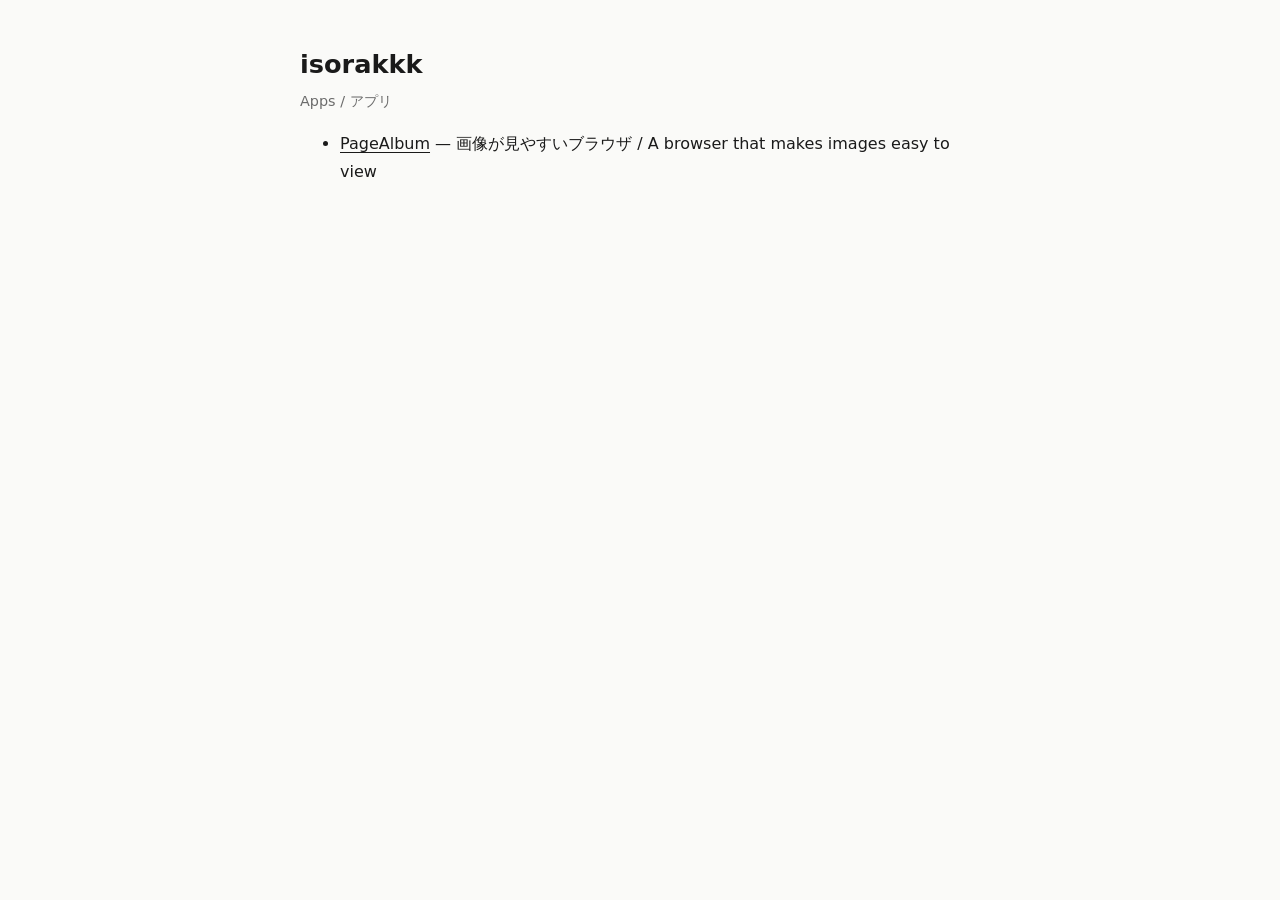
<file: index.html>
<!doctype html>
<html lang="ja">
<head>
  <meta charset="utf-8">
  <meta name="viewport" content="width=device-width, initial-scale=1">
  <title>isorakkk</title>
  <link rel="stylesheet" href="style.css">
</head>
<body>
<main>
  <h1>isorakkk</h1>
  <p class="meta">Apps / アプリ</p>
  <ul>
    <li><a href="pagealbum/">PageAlbum</a> — 画像が見やすいブラウザ / A browser that makes images easy to view</li>
  </ul>
</main>
</body>
</html>
</file>
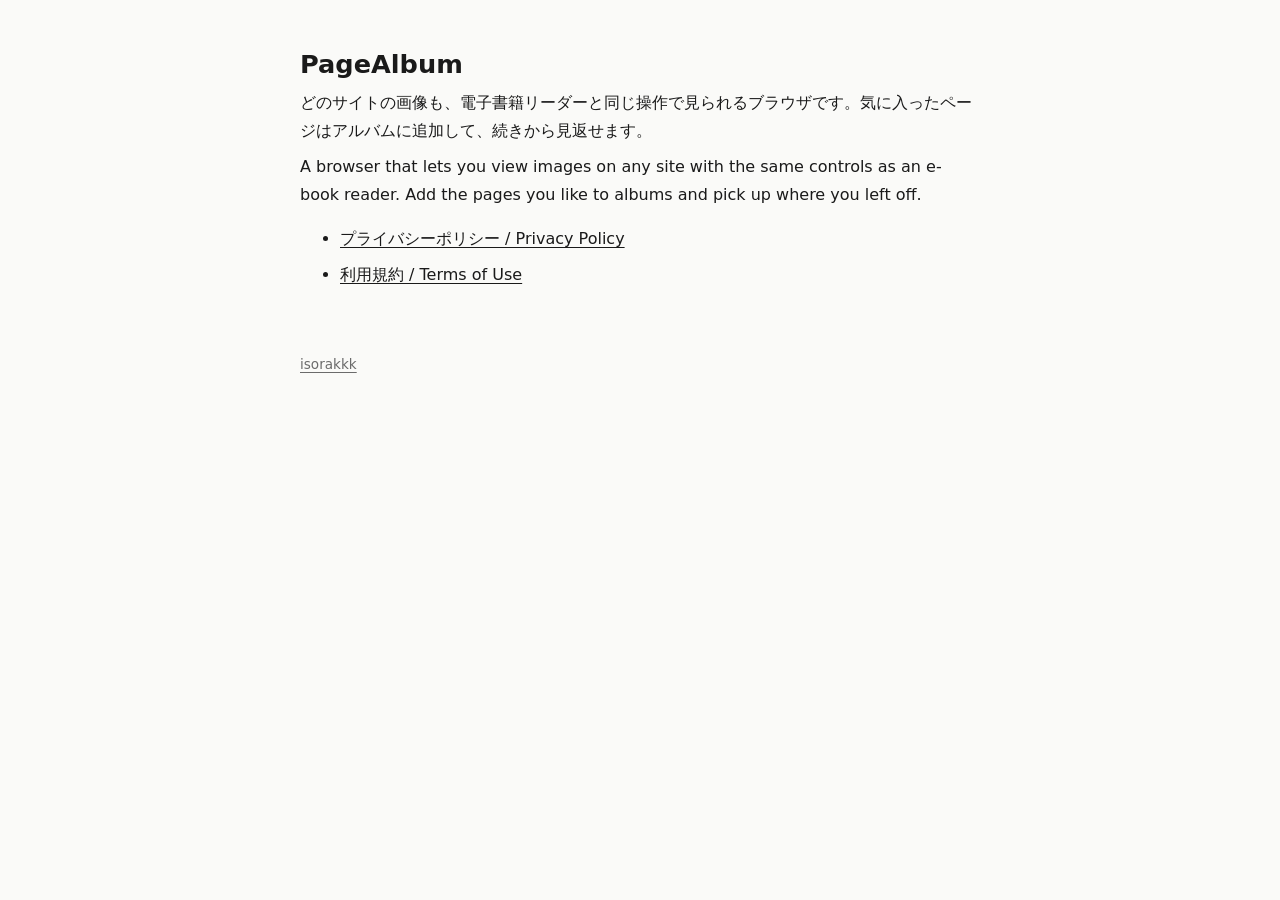
<file: pagealbum/index.html>
<!doctype html>
<html lang="ja">
<head>
  <meta charset="utf-8">
  <meta name="viewport" content="width=device-width, initial-scale=1">
  <title>PageAlbum</title>
  <link rel="stylesheet" href="../style.css">
</head>
<body>
<main>
  <h1>PageAlbum</h1>
  <p>どのサイトの画像も、電子書籍リーダーと同じ操作で見られるブラウザです。気に入ったページはアルバムに追加して、続きから見返せます。</p>
  <p lang="en">A browser that lets you view images on any site with the same controls as an e-book reader. Add the pages you like to albums and pick up where you left off.</p>
  <ul>
    <li><a href="privacy.html">プライバシーポリシー / Privacy Policy</a></li>
    <li><a href="terms.html">利用規約 / Terms of Use</a></li>
  </ul>
  <footer><a href="../">isorakkk</a></footer>
</main>
</body>
</html>
</file>
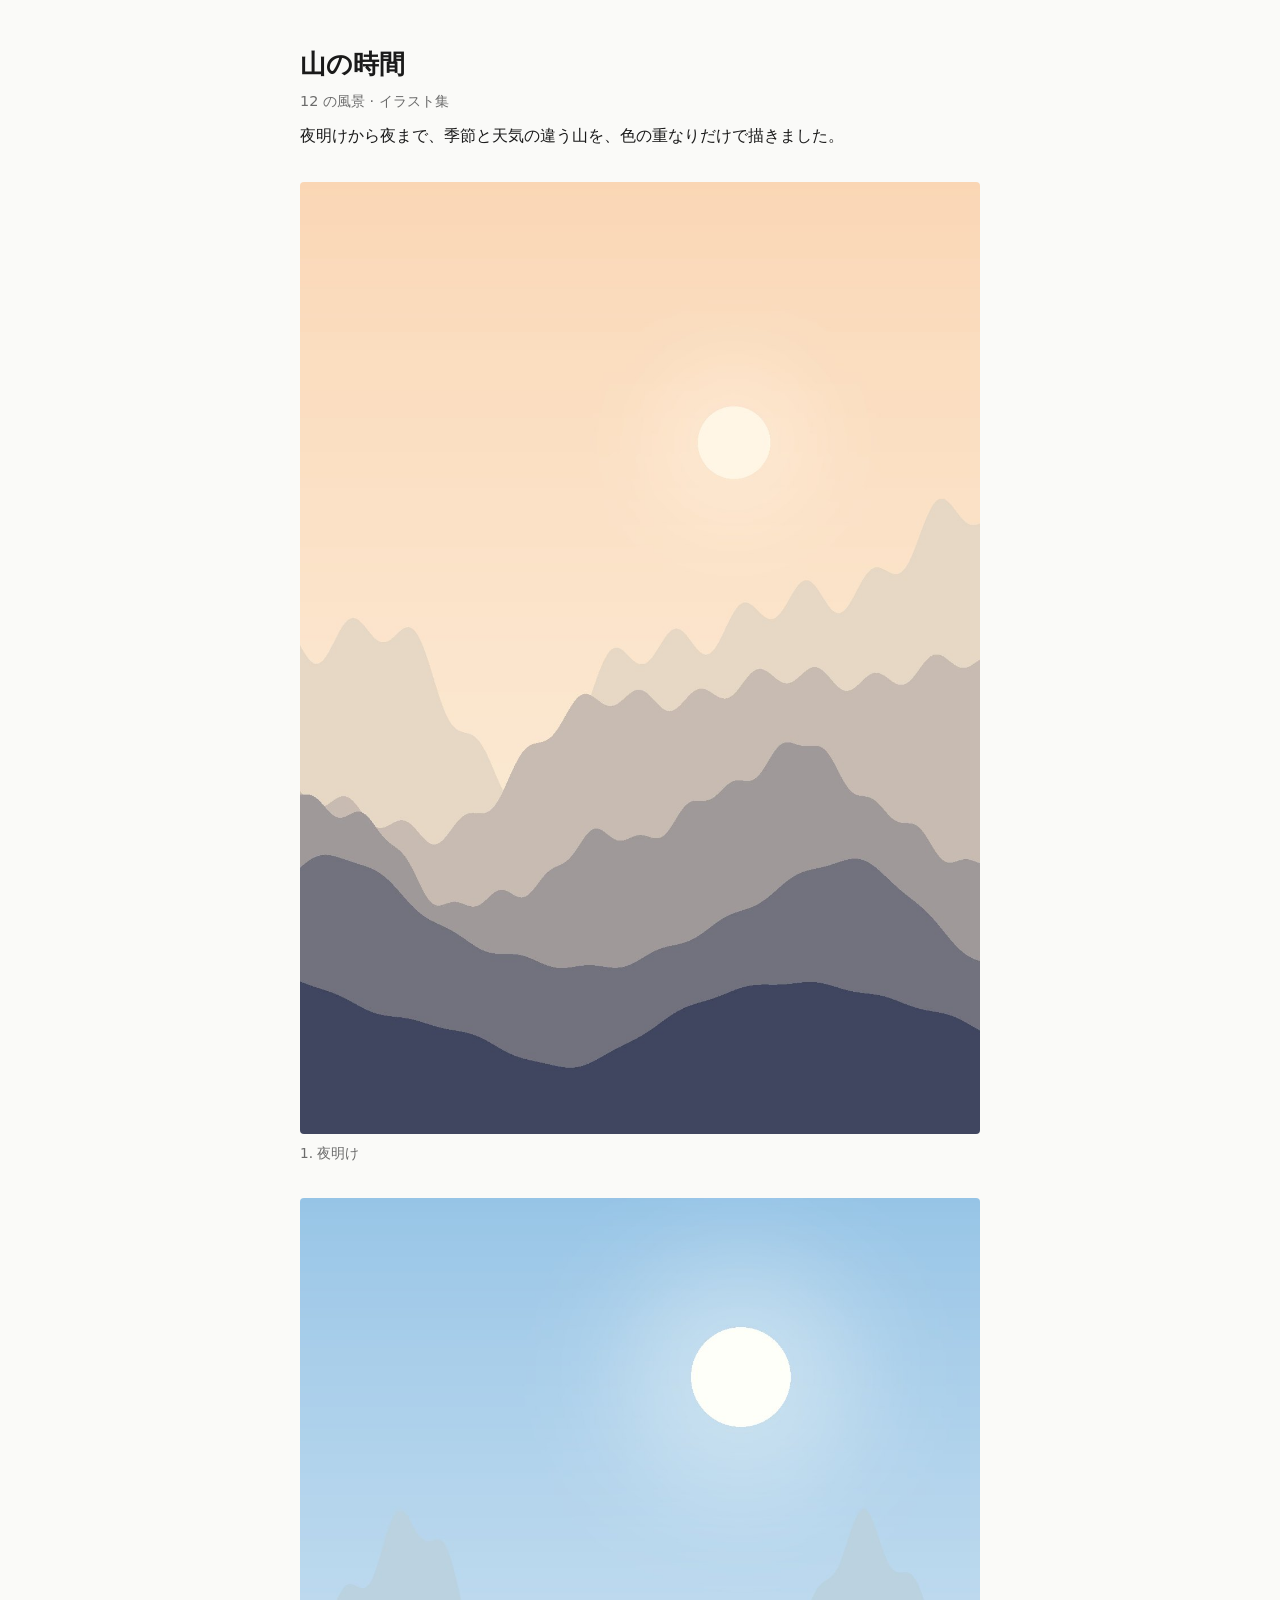
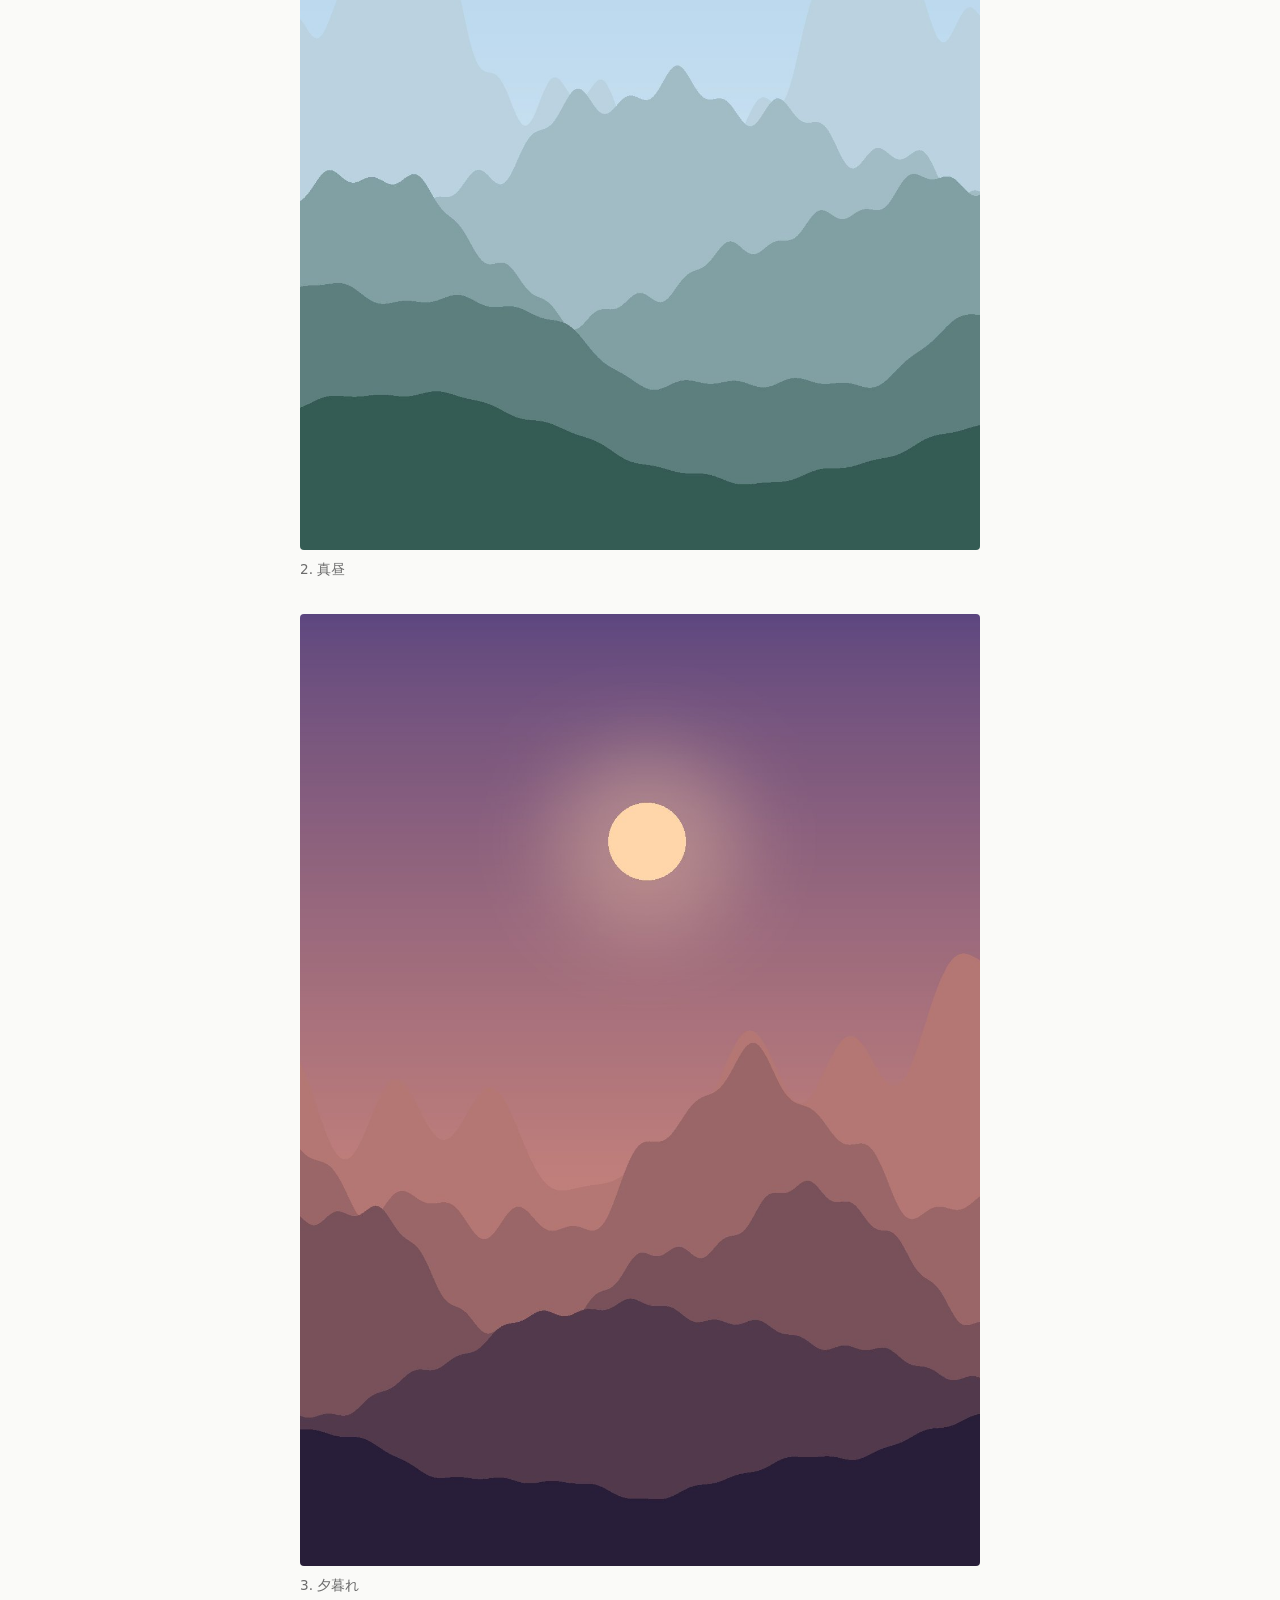
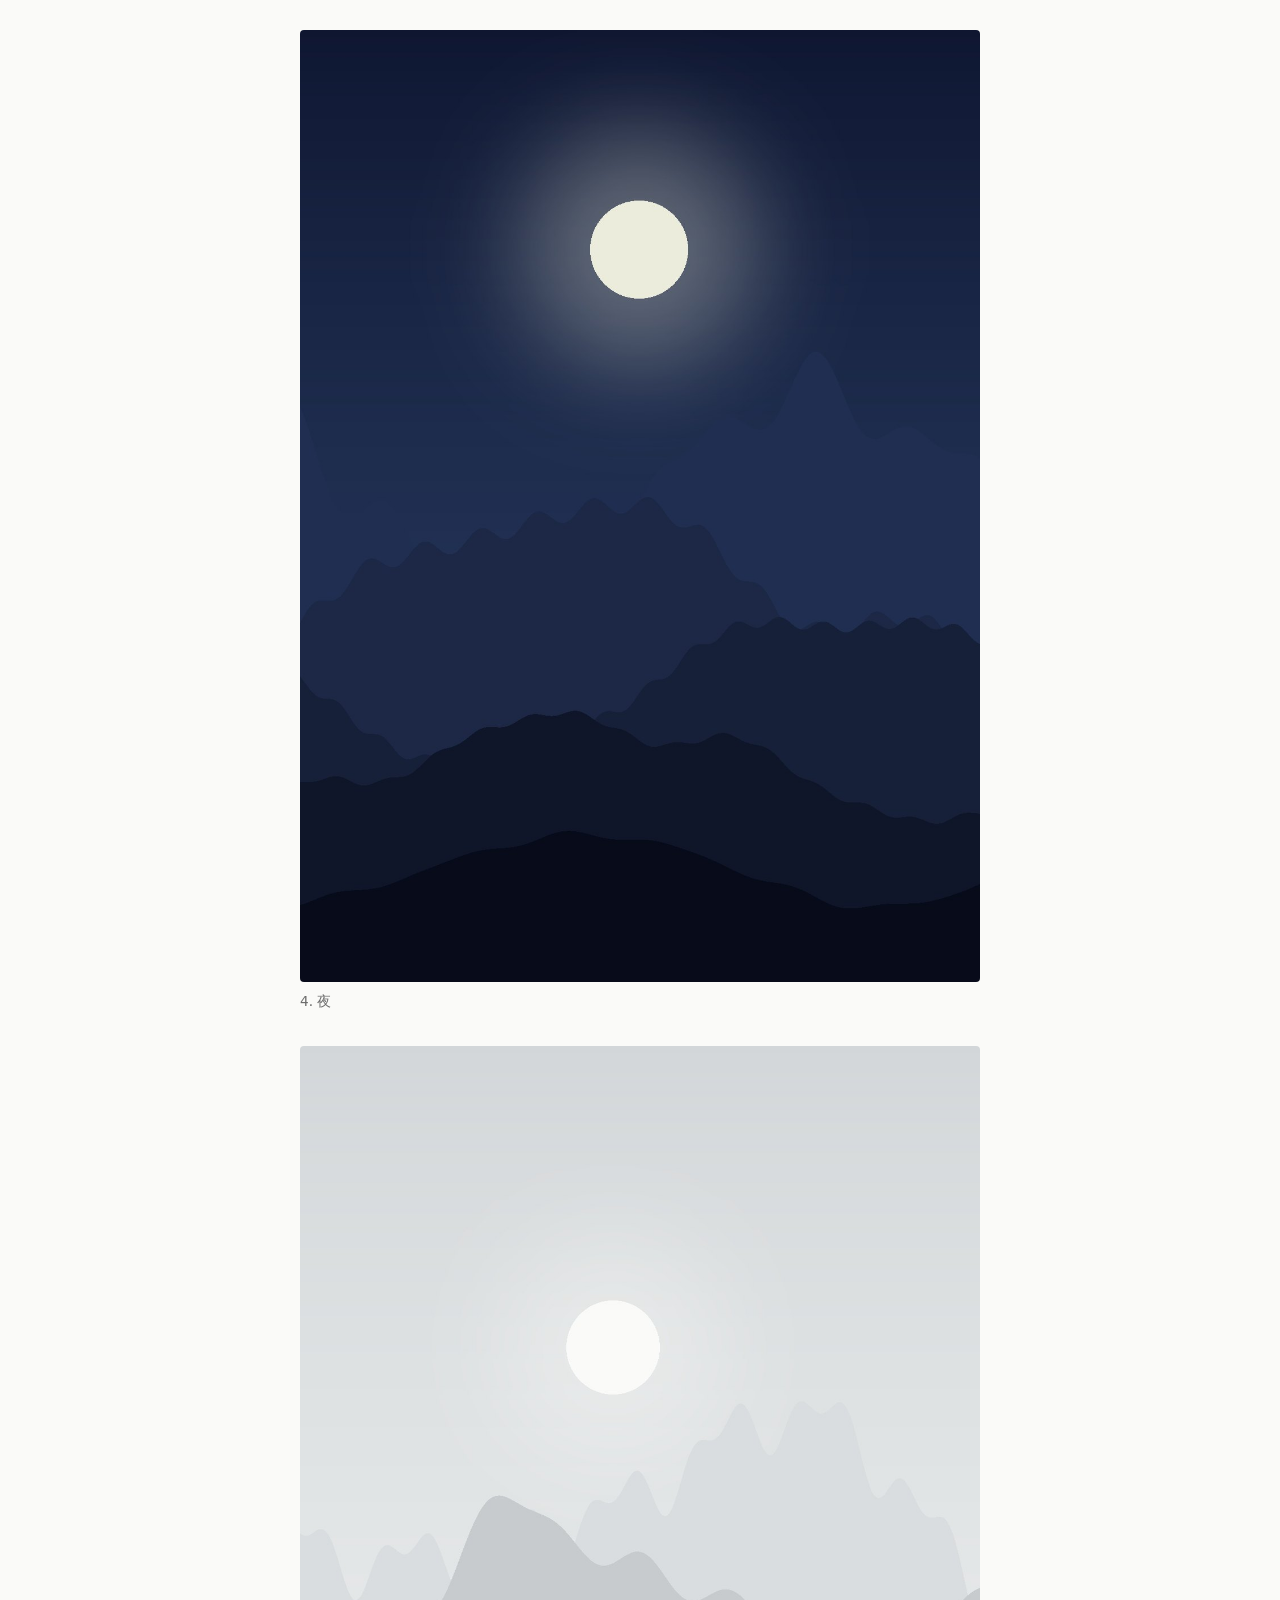
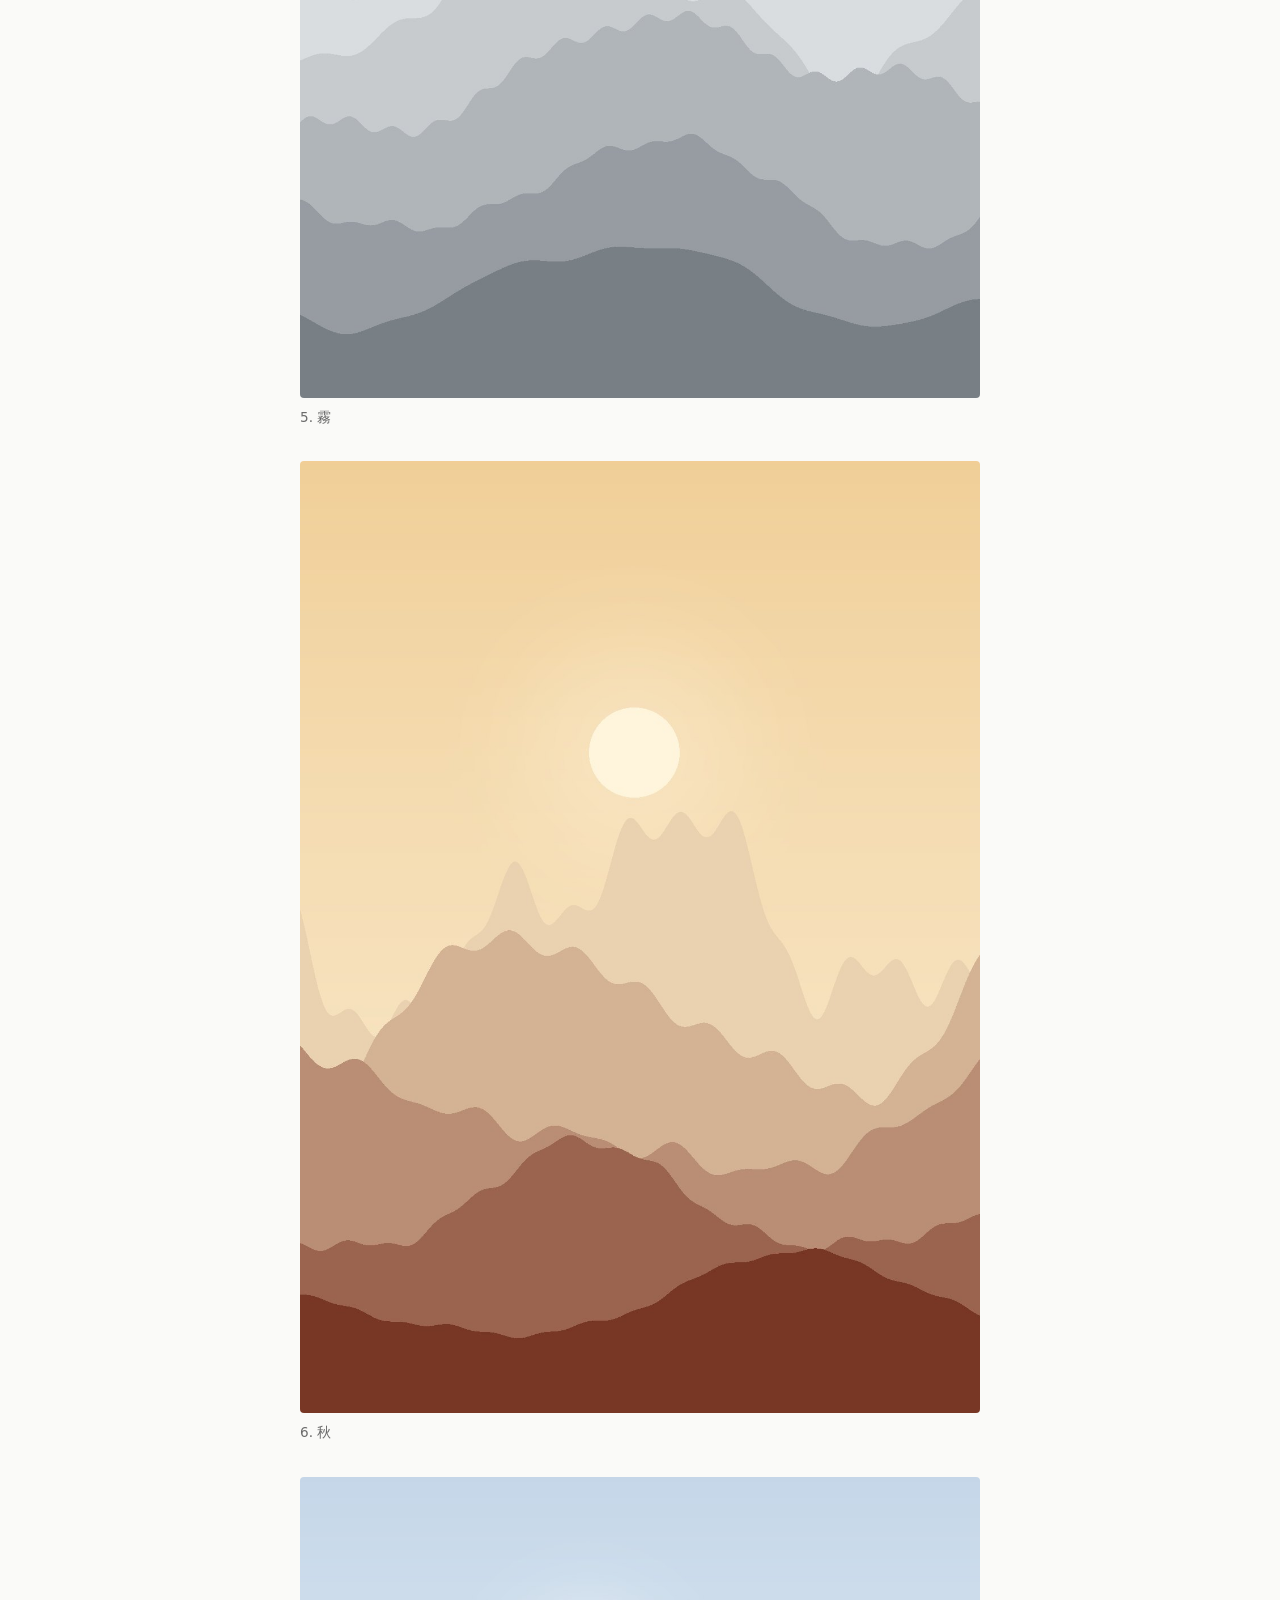
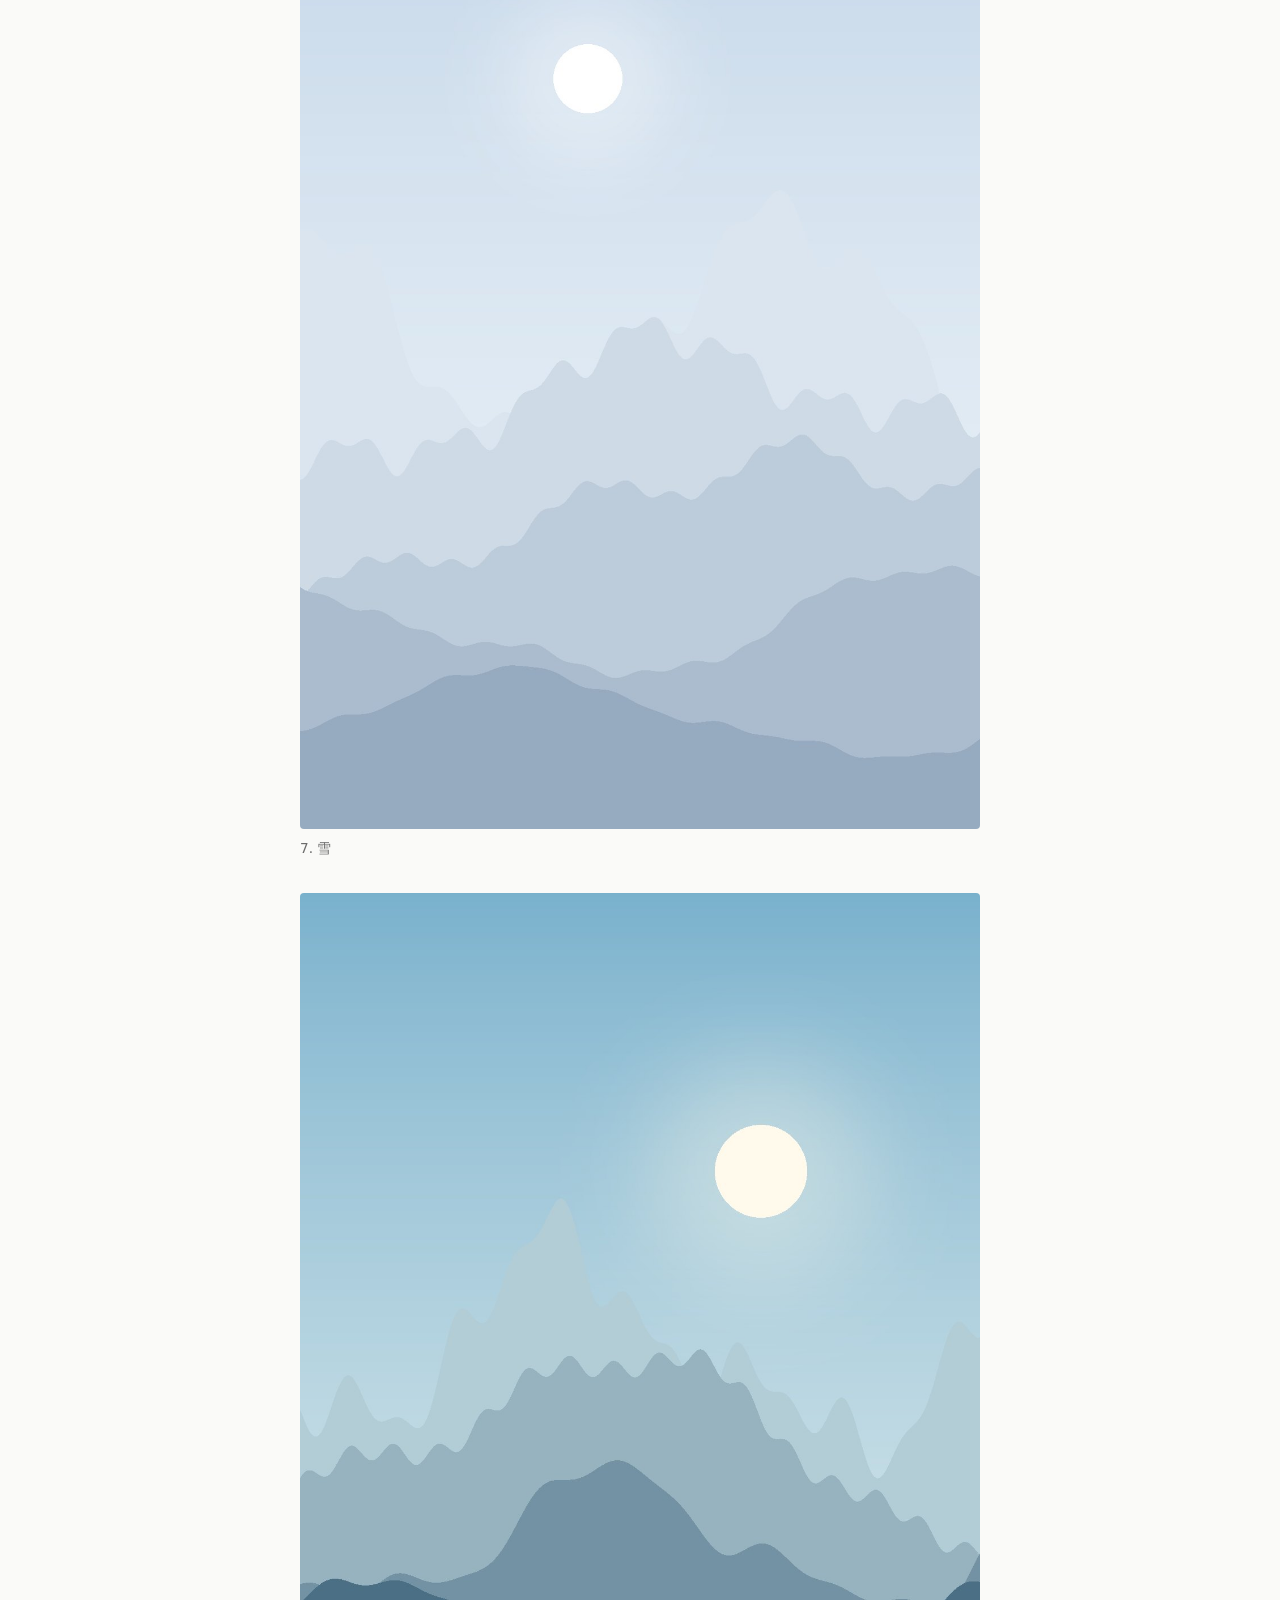
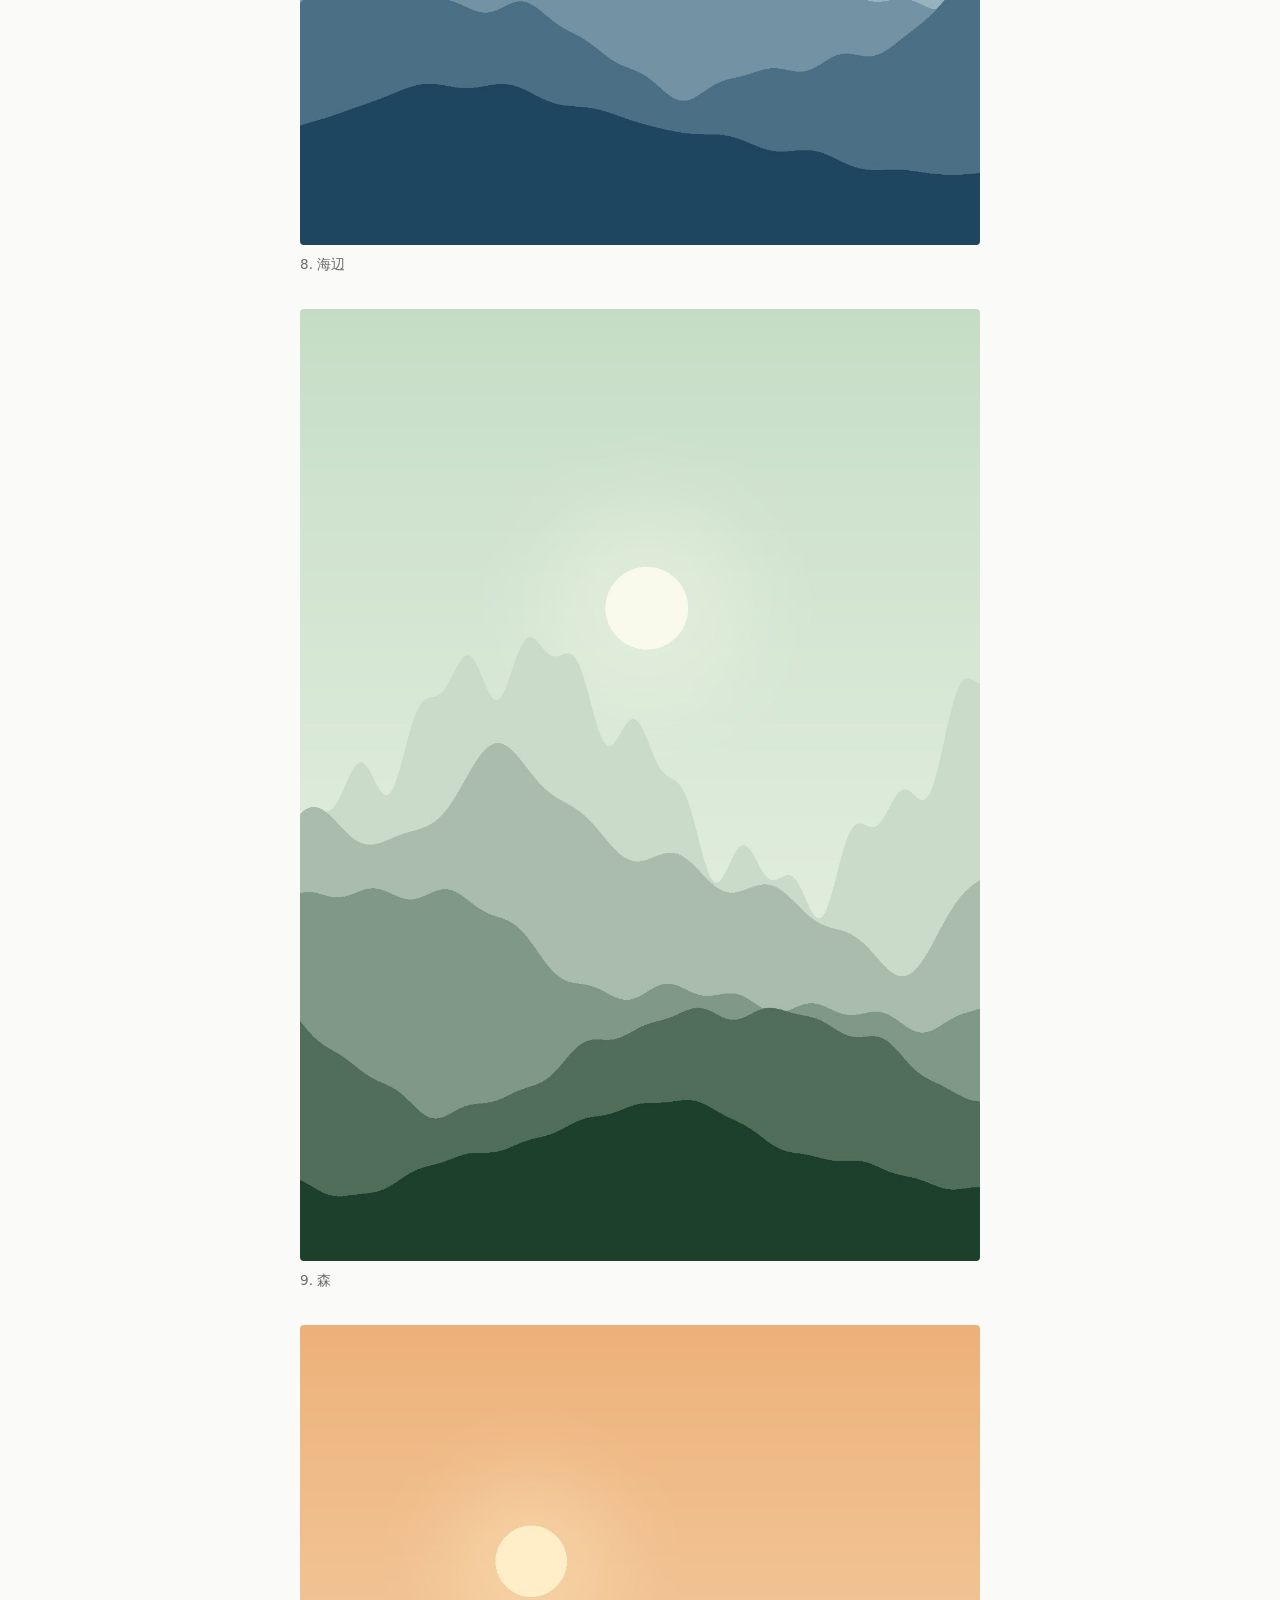
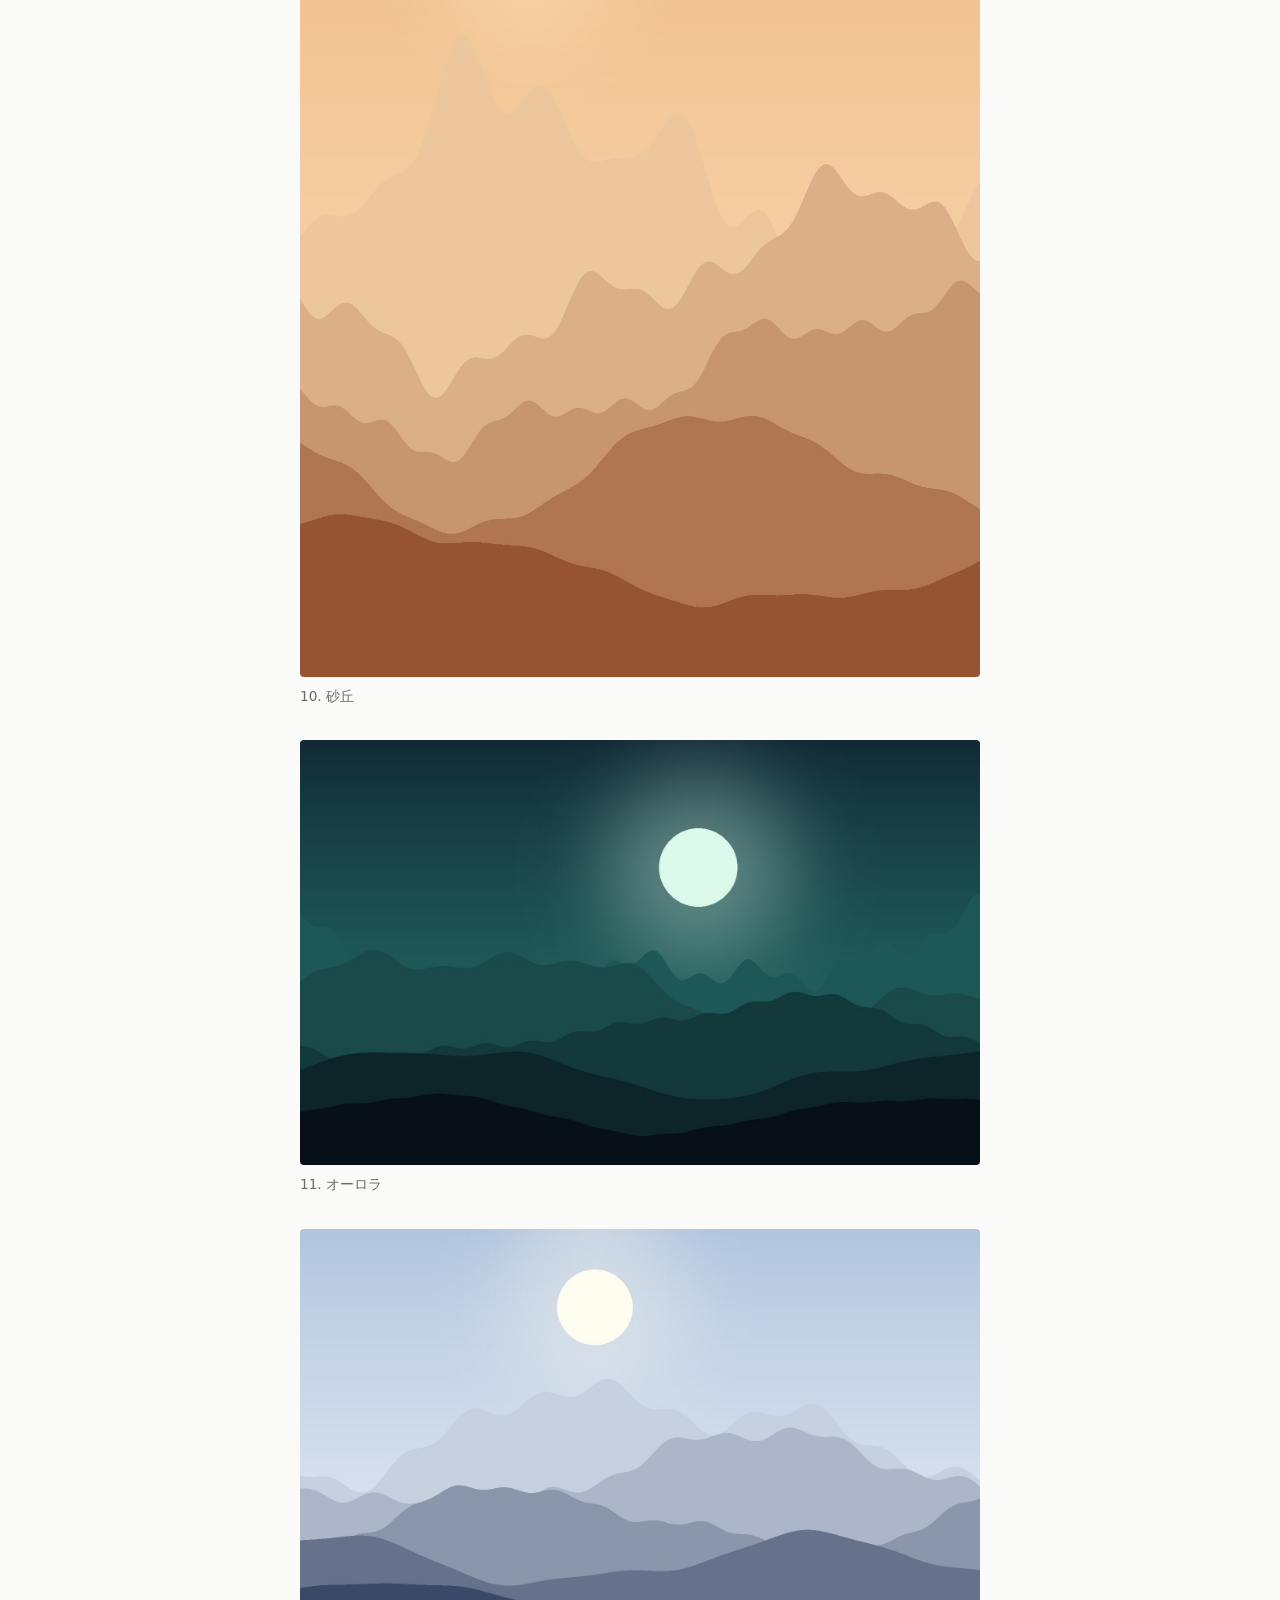
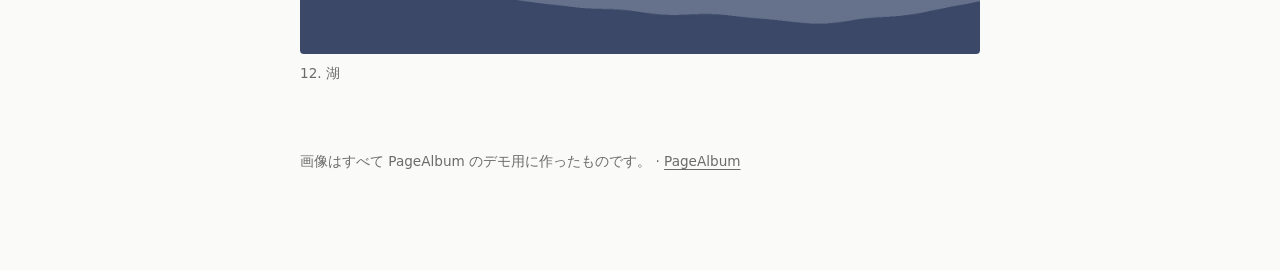
<file: pagealbum/demo/index.html>
<!doctype html>
<html lang="ja">
<head>
  <meta charset="utf-8">
  <meta name="viewport" content="width=device-width, initial-scale=1">
  <title>山の時間 — 12 の風景</title>
  <link rel="stylesheet" href="../../style.css">
  <style>
    figure { margin: 32px 0; }
    figure img { display: block; width: 100%; height: auto; border-radius: 4px; }
    figcaption { color: var(--muted); font-size: 0.85rem; margin-top: 8px; }
  </style>
</head>
<body>
<!-- PageAlbum のストア用スクリーンショットを撮るためのデモページ。画像はすべて gen.py が描いたもの（R8-3）。 -->
<main>
  <h1>山の時間</h1>
  <p class="meta">12 の風景 · イラスト集</p>
  <p>夜明けから夜まで、季節と天気の違う山を、色の重なりだけで描きました。</p>
  <figure>
    <img src="img/01-dawn.jpg" width="1200" height="1680" alt="夜明けの山の風景">
    <figcaption>1. 夜明け</figcaption>
  </figure>
  <figure>
    <img src="img/02-noon.jpg" width="1200" height="1680" alt="真昼の山の風景">
    <figcaption>2. 真昼</figcaption>
  </figure>
  <figure>
    <img src="img/03-dusk.jpg" width="1200" height="1680" alt="夕暮れの山の風景">
    <figcaption>3. 夕暮れ</figcaption>
  </figure>
  <figure>
    <img src="img/04-night.jpg" width="1200" height="1680" alt="夜の山の風景">
    <figcaption>4. 夜</figcaption>
  </figure>
  <figure>
    <img src="img/05-fog.jpg" width="1200" height="1680" alt="霧の山の風景">
    <figcaption>5. 霧</figcaption>
  </figure>
  <figure>
    <img src="img/06-autumn.jpg" width="1200" height="1680" alt="秋の山の風景">
    <figcaption>6. 秋</figcaption>
  </figure>
  <figure>
    <img src="img/07-snow.jpg" width="1200" height="1680" alt="雪の山の風景">
    <figcaption>7. 雪</figcaption>
  </figure>
  <figure>
    <img src="img/08-sea.jpg" width="1200" height="1680" alt="海辺の山の風景">
    <figcaption>8. 海辺</figcaption>
  </figure>
  <figure>
    <img src="img/09-forest.jpg" width="1200" height="1680" alt="森の山の風景">
    <figcaption>9. 森</figcaption>
  </figure>
  <figure>
    <img src="img/10-desert.jpg" width="1200" height="1680" alt="砂丘の山の風景">
    <figcaption>10. 砂丘</figcaption>
  </figure>
  <figure>
    <img src="img/11-aurora.jpg" width="1680" height="1050" alt="オーロラの山の風景">
    <figcaption>11. オーロラ</figcaption>
  </figure>
  <figure>
    <img src="img/12-lake.jpg" width="1680" height="1050" alt="湖の山の風景">
    <figcaption>12. 湖</figcaption>
  </figure>
  <footer>画像はすべて PageAlbum のデモ用に作ったものです。 · <a href="../">PageAlbum</a></footer>
</main>
</body>
</html>
</file>
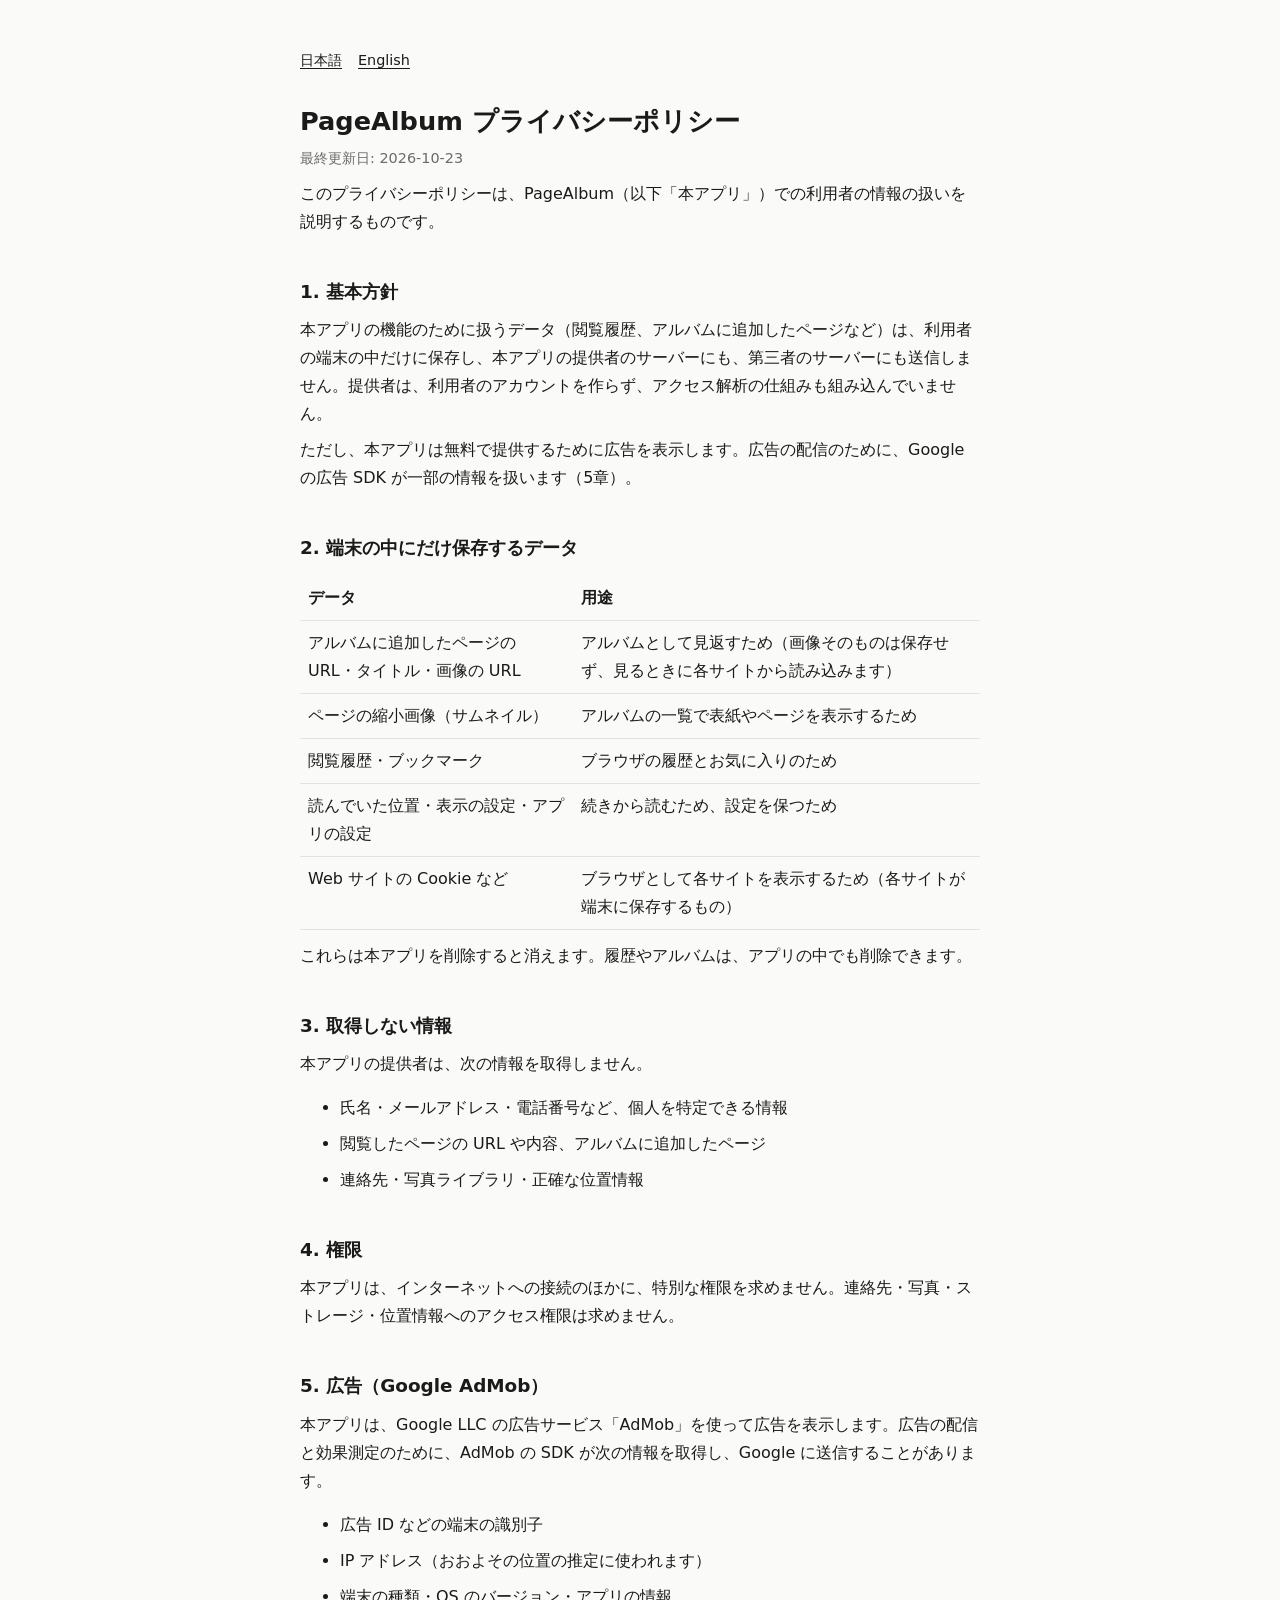
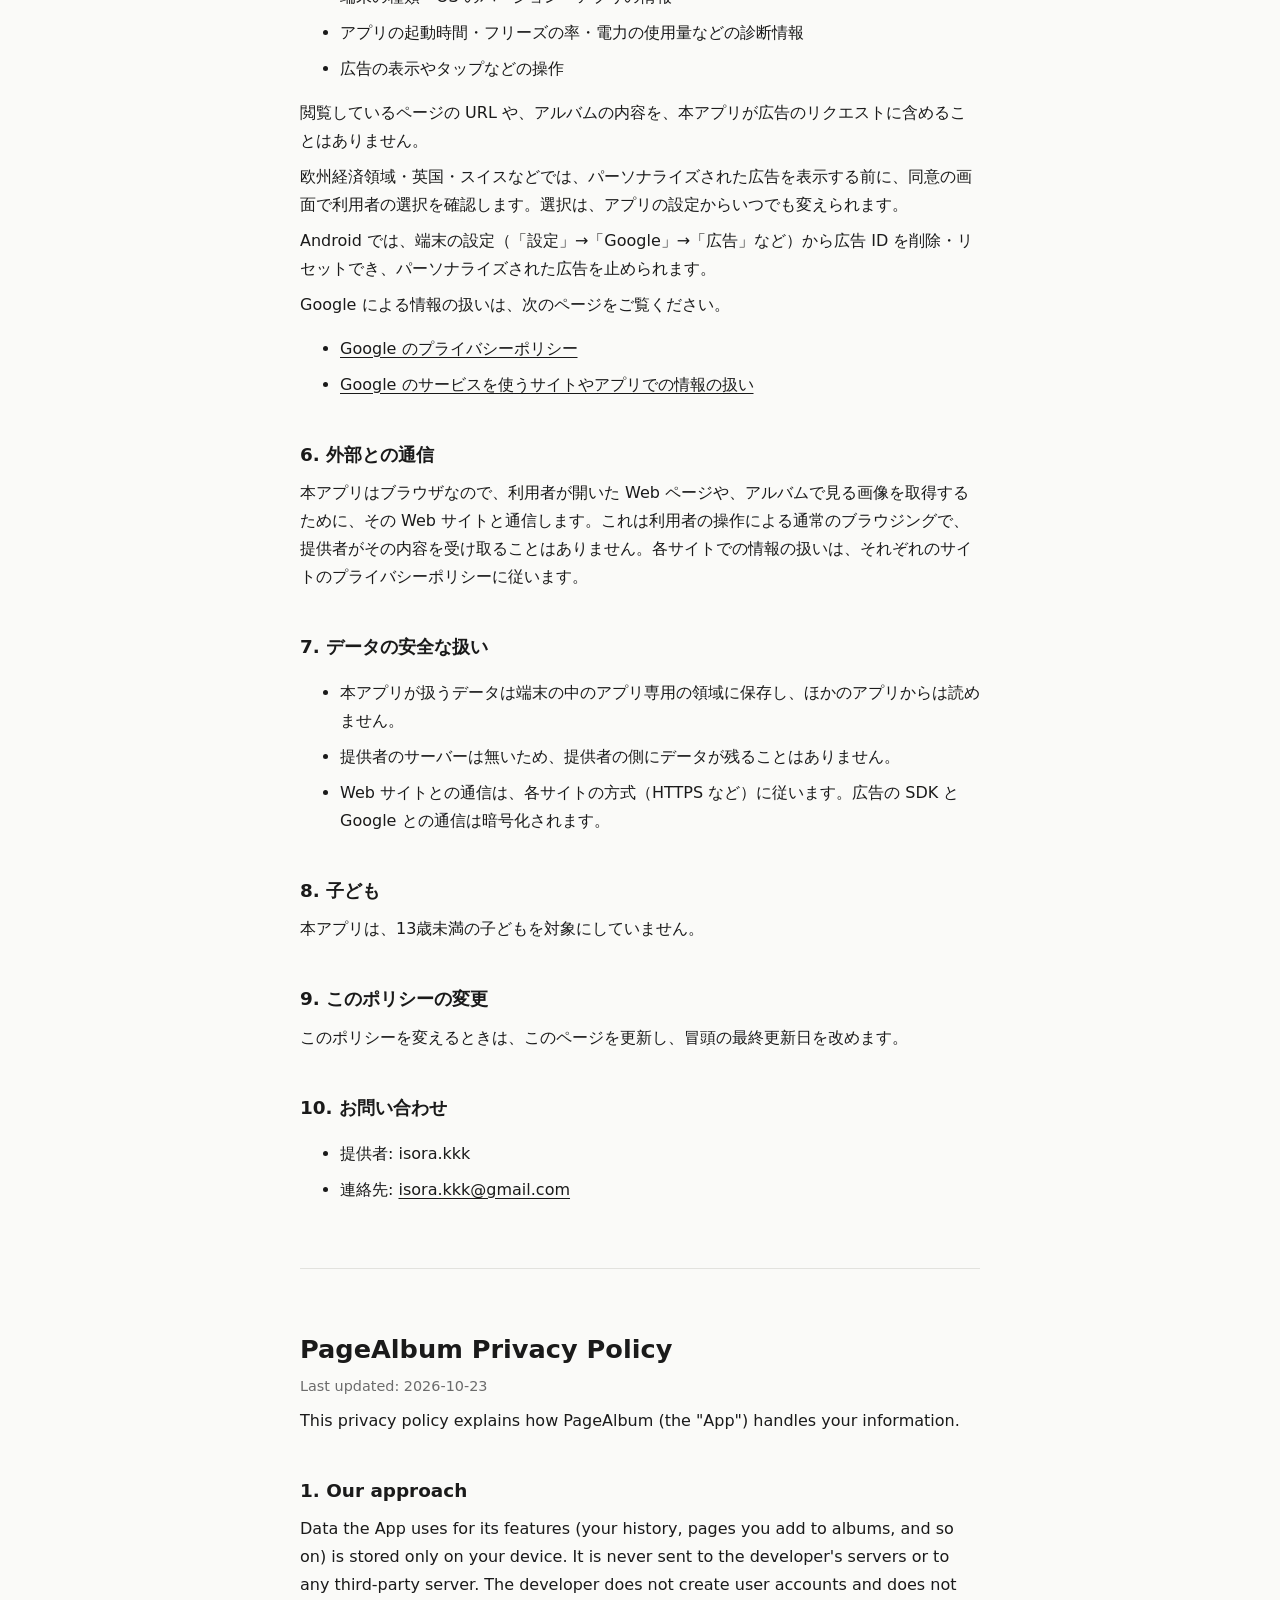
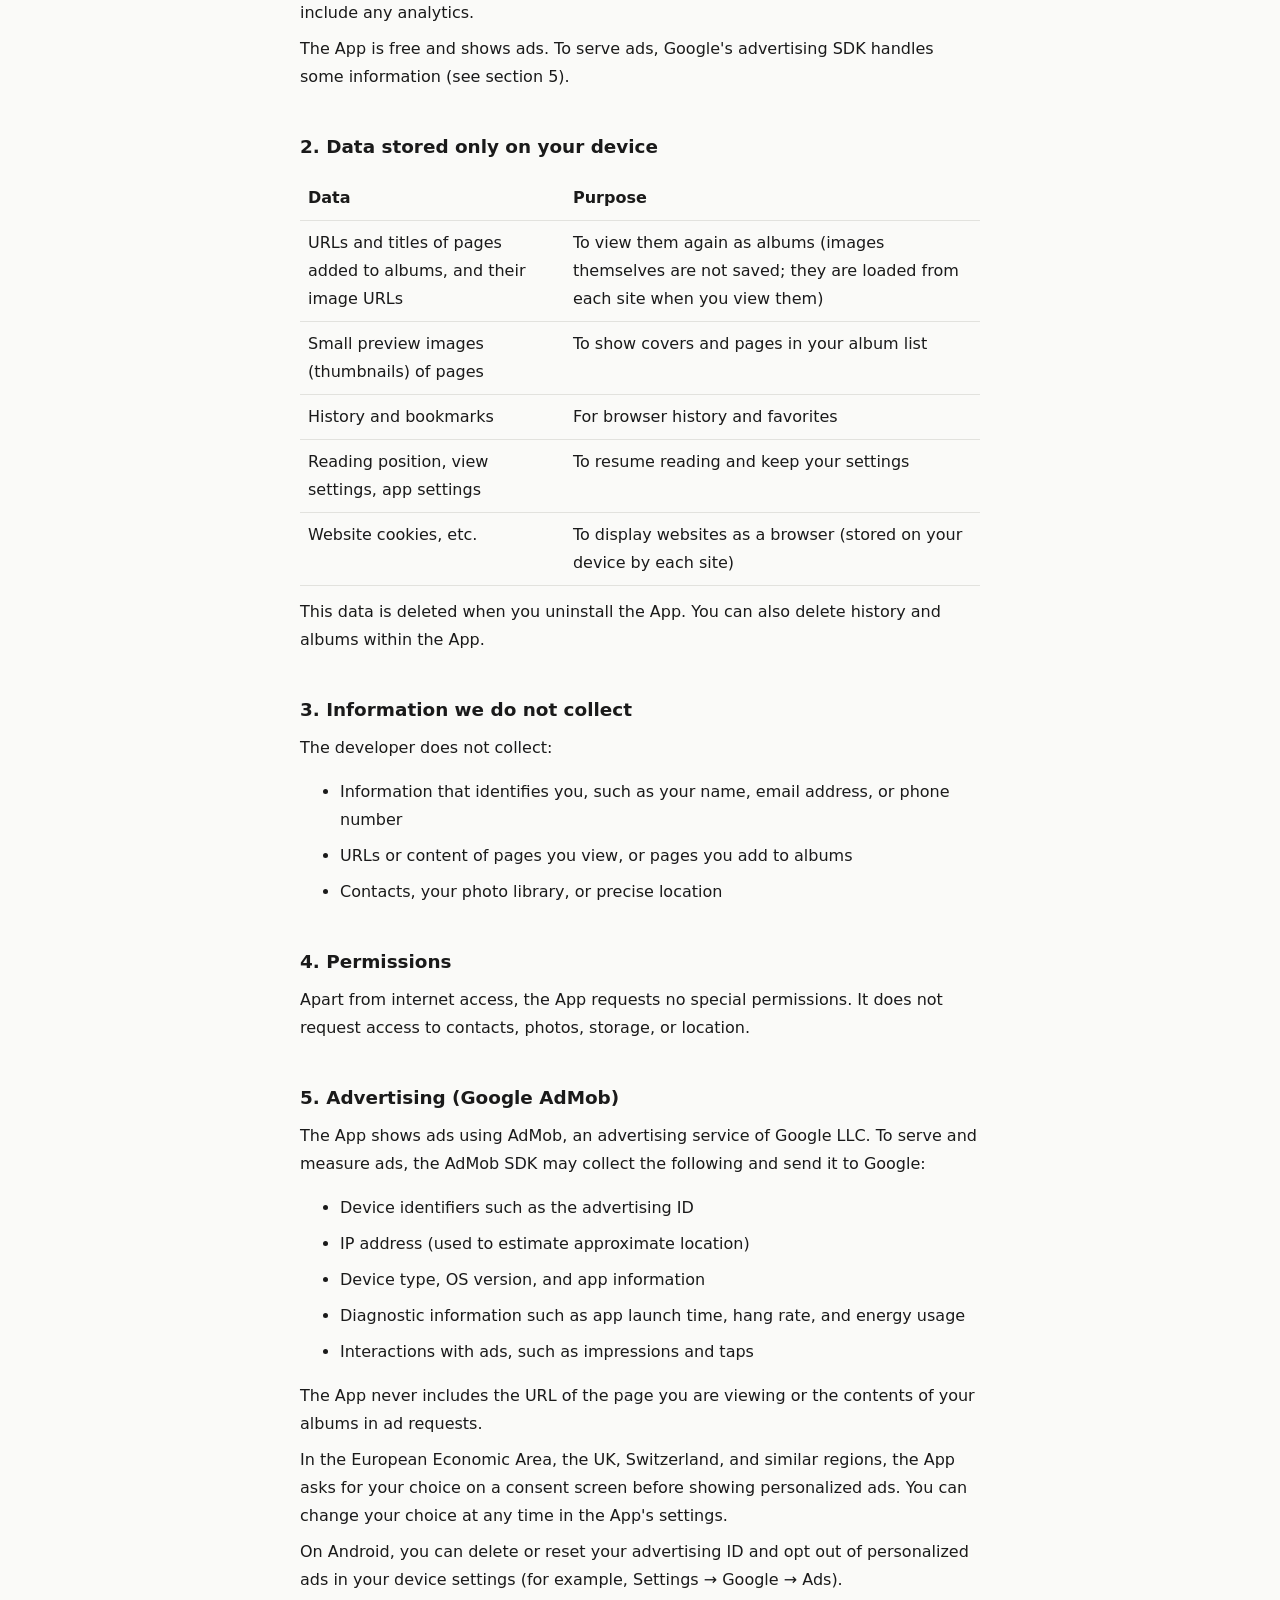
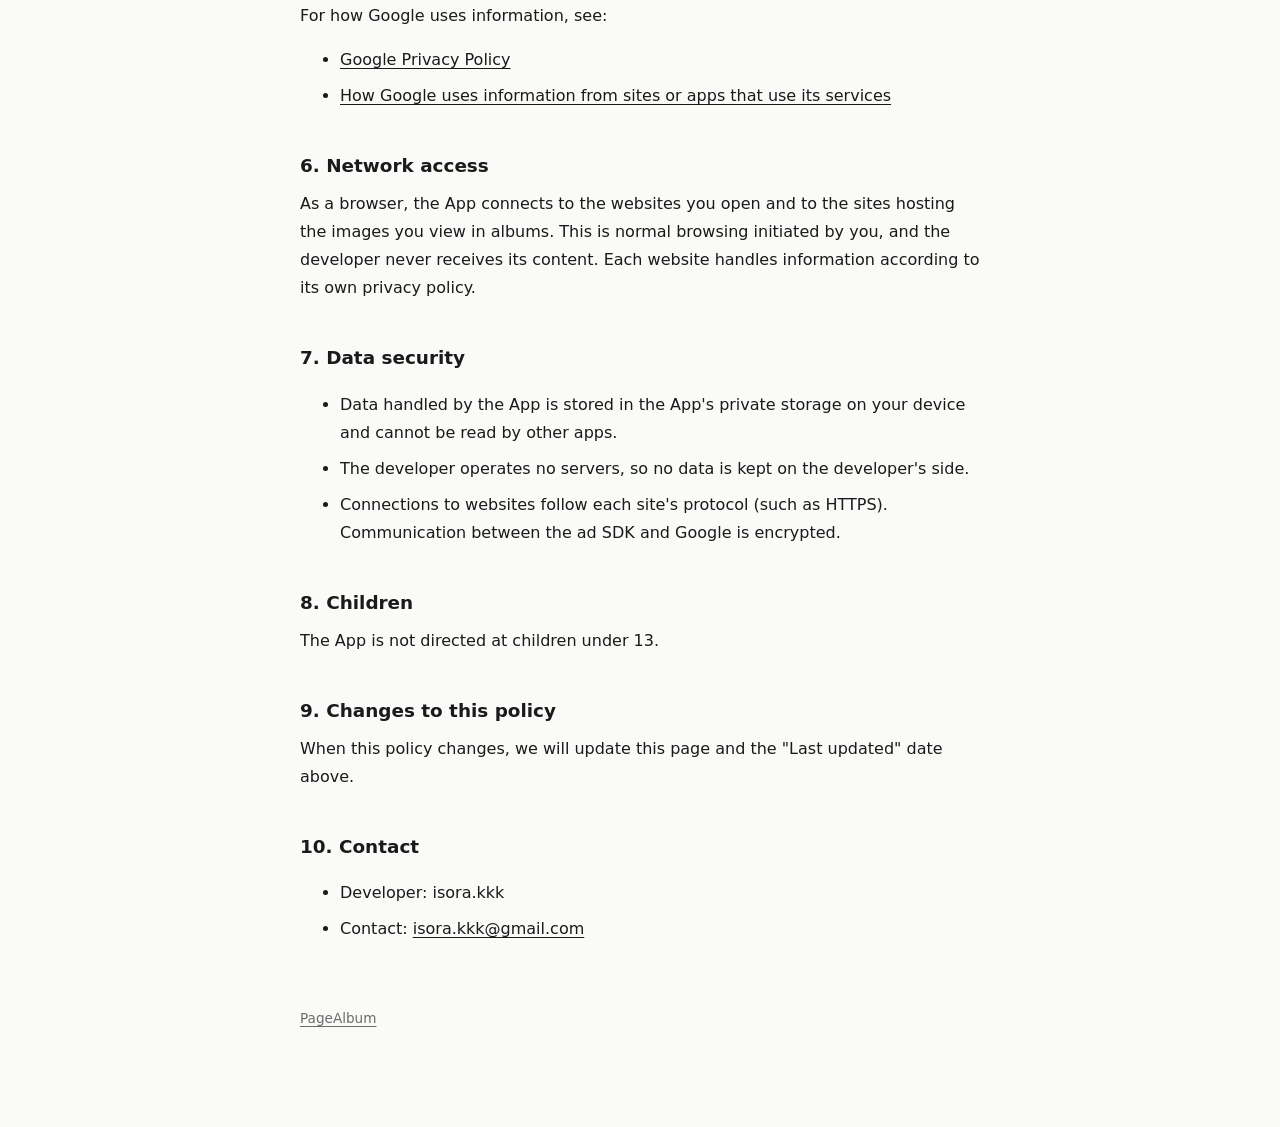
<file: pagealbum/privacy.html>
<!doctype html>
<html lang="ja">
<head>
  <meta charset="utf-8">
  <meta name="viewport" content="width=device-width, initial-scale=1">
  <title>プライバシーポリシー / Privacy Policy — PageAlbum</title>
  <link rel="stylesheet" href="../style.css">
</head>
<body>
<!-- 文面の正は pagealbum リポジトリの docs/legal/privacy.md。変えるときはそちらを先に直す。 -->
<main>
<nav class="lang"><a href="#ja">日本語</a><a href="#en">English</a></nav>
<script>
// 言語の指定（#ja / #en）が無く、ブラウザの言語が日本語でなければ、英語の部分を開く
if (!location.hash && !/^ja\b/i.test(navigator.language || '')) location.replace('#en');
</script>

<section id="ja" lang="ja">
<h1>PageAlbum プライバシーポリシー</h1>
<p class="meta">最終更新日: 2026-10-23</p>
<p>このプライバシーポリシーは、PageAlbum（以下「本アプリ」）での利用者の情報の扱いを説明するものです。</p>

<h2>1. 基本方針</h2>
<p>本アプリの機能のために扱うデータ（閲覧履歴、アルバムに追加したページなど）は、利用者の端末の中だけに保存し、本アプリの提供者のサーバーにも、第三者のサーバーにも送信しません。提供者は、利用者のアカウントを作らず、アクセス解析の仕組みも組み込んでいません。</p>
<p>ただし、本アプリは無料で提供するために広告を表示します。広告の配信のために、Google の広告 SDK が一部の情報を扱います（5章）。</p>

<h2>2. 端末の中にだけ保存するデータ</h2>
<table>
  <tr><th>データ</th><th>用途</th></tr>
  <tr><td>アルバムに追加したページの URL・タイトル・画像の URL</td><td>アルバムとして見返すため（画像そのものは保存せず、見るときに各サイトから読み込みます）</td></tr>
  <tr><td>ページの縮小画像（サムネイル）</td><td>アルバムの一覧で表紙やページを表示するため</td></tr>
  <tr><td>閲覧履歴・ブックマーク</td><td>ブラウザの履歴とお気に入りのため</td></tr>
  <tr><td>読んでいた位置・表示の設定・アプリの設定</td><td>続きから読むため、設定を保つため</td></tr>
  <tr><td>Web サイトの Cookie など</td><td>ブラウザとして各サイトを表示するため（各サイトが端末に保存するもの）</td></tr>
</table>
<p>これらは本アプリを削除すると消えます。履歴やアルバムは、アプリの中でも削除できます。</p>

<h2>3. 取得しない情報</h2>
<p>本アプリの提供者は、次の情報を取得しません。</p>
<ul>
  <li>氏名・メールアドレス・電話番号など、個人を特定できる情報</li>
  <li>閲覧したページの URL や内容、アルバムに追加したページ</li>
  <li>連絡先・写真ライブラリ・正確な位置情報</li>
</ul>

<h2>4. 権限</h2>
<p>本アプリは、インターネットへの接続のほかに、特別な権限を求めません。連絡先・写真・ストレージ・位置情報へのアクセス権限は求めません。</p>

<h2>5. 広告（Google AdMob）</h2>
<p>本アプリは、Google LLC の広告サービス「AdMob」を使って広告を表示します。広告の配信と効果測定のために、AdMob の SDK が次の情報を取得し、Google に送信することがあります。</p>
<ul>
  <li>広告 ID などの端末の識別子</li>
  <li>IP アドレス（おおよその位置の推定に使われます）</li>
  <li>端末の種類・OS のバージョン・アプリの情報</li>
  <li>アプリの起動時間・フリーズの率・電力の使用量などの診断情報</li>
  <li>広告の表示やタップなどの操作</li>
</ul>
<p>閲覧しているページの URL や、アルバムの内容を、本アプリが広告のリクエストに含めることはありません。</p>
<p>欧州経済領域・英国・スイスなどでは、パーソナライズされた広告を表示する前に、同意の画面で利用者の選択を確認します。選択は、アプリの設定からいつでも変えられます。</p>
<p>Android では、端末の設定（「設定」→「Google」→「広告」など）から広告 ID を削除・リセットでき、パーソナライズされた広告を止められます。</p>
<p>Google による情報の扱いは、次のページをご覧ください。</p>
<ul>
  <li><a href="https://policies.google.com/privacy">Google のプライバシーポリシー</a></li>
  <li><a href="https://policies.google.com/technologies/partner-sites">Google のサービスを使うサイトやアプリでの情報の扱い</a></li>
</ul>

<h2>6. 外部との通信</h2>
<p>本アプリはブラウザなので、利用者が開いた Web ページや、アルバムで見る画像を取得するために、その Web サイトと通信します。これは利用者の操作による通常のブラウジングで、提供者がその内容を受け取ることはありません。各サイトでの情報の扱いは、それぞれのサイトのプライバシーポリシーに従います。</p>

<h2>7. データの安全な扱い</h2>
<ul>
  <li>本アプリが扱うデータは端末の中のアプリ専用の領域に保存し、ほかのアプリからは読めません。</li>
  <li>提供者のサーバーは無いため、提供者の側にデータが残ることはありません。</li>
  <li>Web サイトとの通信は、各サイトの方式（HTTPS など）に従います。広告の SDK と Google との通信は暗号化されます。</li>
</ul>

<h2>8. 子ども</h2>
<p>本アプリは、13歳未満の子どもを対象にしていません。</p>

<h2>9. このポリシーの変更</h2>
<p>このポリシーを変えるときは、このページを更新し、冒頭の最終更新日を改めます。</p>

<h2>10. お問い合わせ</h2>
<ul>
  <li>提供者: isora.kkk</li>
  <li>連絡先: <a href="mailto:isora.kkk@gmail.com">isora.kkk@gmail.com</a></li>
</ul>
</section>

<hr>

<section id="en" lang="en">
<h1>PageAlbum Privacy Policy</h1>
<p class="meta">Last updated: 2026-10-23</p>
<p>This privacy policy explains how PageAlbum (the "App") handles your information.</p>

<h2>1. Our approach</h2>
<p>Data the App uses for its features (your history, pages you add to albums, and so on) is stored only on your device. It is never sent to the developer's servers or to any third-party server. The developer does not create user accounts and does not include any analytics.</p>
<p>The App is free and shows ads. To serve ads, Google's advertising SDK handles some information (see section 5).</p>

<h2>2. Data stored only on your device</h2>
<table>
  <tr><th>Data</th><th>Purpose</th></tr>
  <tr><td>URLs and titles of pages added to albums, and their image URLs</td><td>To view them again as albums (images themselves are not saved; they are loaded from each site when you view them)</td></tr>
  <tr><td>Small preview images (thumbnails) of pages</td><td>To show covers and pages in your album list</td></tr>
  <tr><td>History and bookmarks</td><td>For browser history and favorites</td></tr>
  <tr><td>Reading position, view settings, app settings</td><td>To resume reading and keep your settings</td></tr>
  <tr><td>Website cookies, etc.</td><td>To display websites as a browser (stored on your device by each site)</td></tr>
</table>
<p>This data is deleted when you uninstall the App. You can also delete history and albums within the App.</p>

<h2>3. Information we do not collect</h2>
<p>The developer does not collect:</p>
<ul>
  <li>Information that identifies you, such as your name, email address, or phone number</li>
  <li>URLs or content of pages you view, or pages you add to albums</li>
  <li>Contacts, your photo library, or precise location</li>
</ul>

<h2>4. Permissions</h2>
<p>Apart from internet access, the App requests no special permissions. It does not request access to contacts, photos, storage, or location.</p>

<h2>5. Advertising (Google AdMob)</h2>
<p>The App shows ads using AdMob, an advertising service of Google LLC. To serve and measure ads, the AdMob SDK may collect the following and send it to Google:</p>
<ul>
  <li>Device identifiers such as the advertising ID</li>
  <li>IP address (used to estimate approximate location)</li>
  <li>Device type, OS version, and app information</li>
  <li>Diagnostic information such as app launch time, hang rate, and energy usage</li>
  <li>Interactions with ads, such as impressions and taps</li>
</ul>
<p>The App never includes the URL of the page you are viewing or the contents of your albums in ad requests.</p>
<p>In the European Economic Area, the UK, Switzerland, and similar regions, the App asks for your choice on a consent screen before showing personalized ads. You can change your choice at any time in the App's settings.</p>
<p>On Android, you can delete or reset your advertising ID and opt out of personalized ads in your device settings (for example, Settings → Google → Ads).</p>
<p>For how Google uses information, see:</p>
<ul>
  <li><a href="https://policies.google.com/privacy">Google Privacy Policy</a></li>
  <li><a href="https://policies.google.com/technologies/partner-sites">How Google uses information from sites or apps that use its services</a></li>
</ul>

<h2>6. Network access</h2>
<p>As a browser, the App connects to the websites you open and to the sites hosting the images you view in albums. This is normal browsing initiated by you, and the developer never receives its content. Each website handles information according to its own privacy policy.</p>

<h2>7. Data security</h2>
<ul>
  <li>Data handled by the App is stored in the App's private storage on your device and cannot be read by other apps.</li>
  <li>The developer operates no servers, so no data is kept on the developer's side.</li>
  <li>Connections to websites follow each site's protocol (such as HTTPS). Communication between the ad SDK and Google is encrypted.</li>
</ul>

<h2>8. Children</h2>
<p>The App is not directed at children under 13.</p>

<h2>9. Changes to this policy</h2>
<p>When this policy changes, we will update this page and the "Last updated" date above.</p>

<h2>10. Contact</h2>
<ul>
  <li>Developer: isora.kkk</li>
  <li>Contact: <a href="mailto:isora.kkk@gmail.com">isora.kkk@gmail.com</a></li>
</ul>
</section>

<footer><a href="./">PageAlbum</a></footer>
</main>
</body>
</html>
</file>
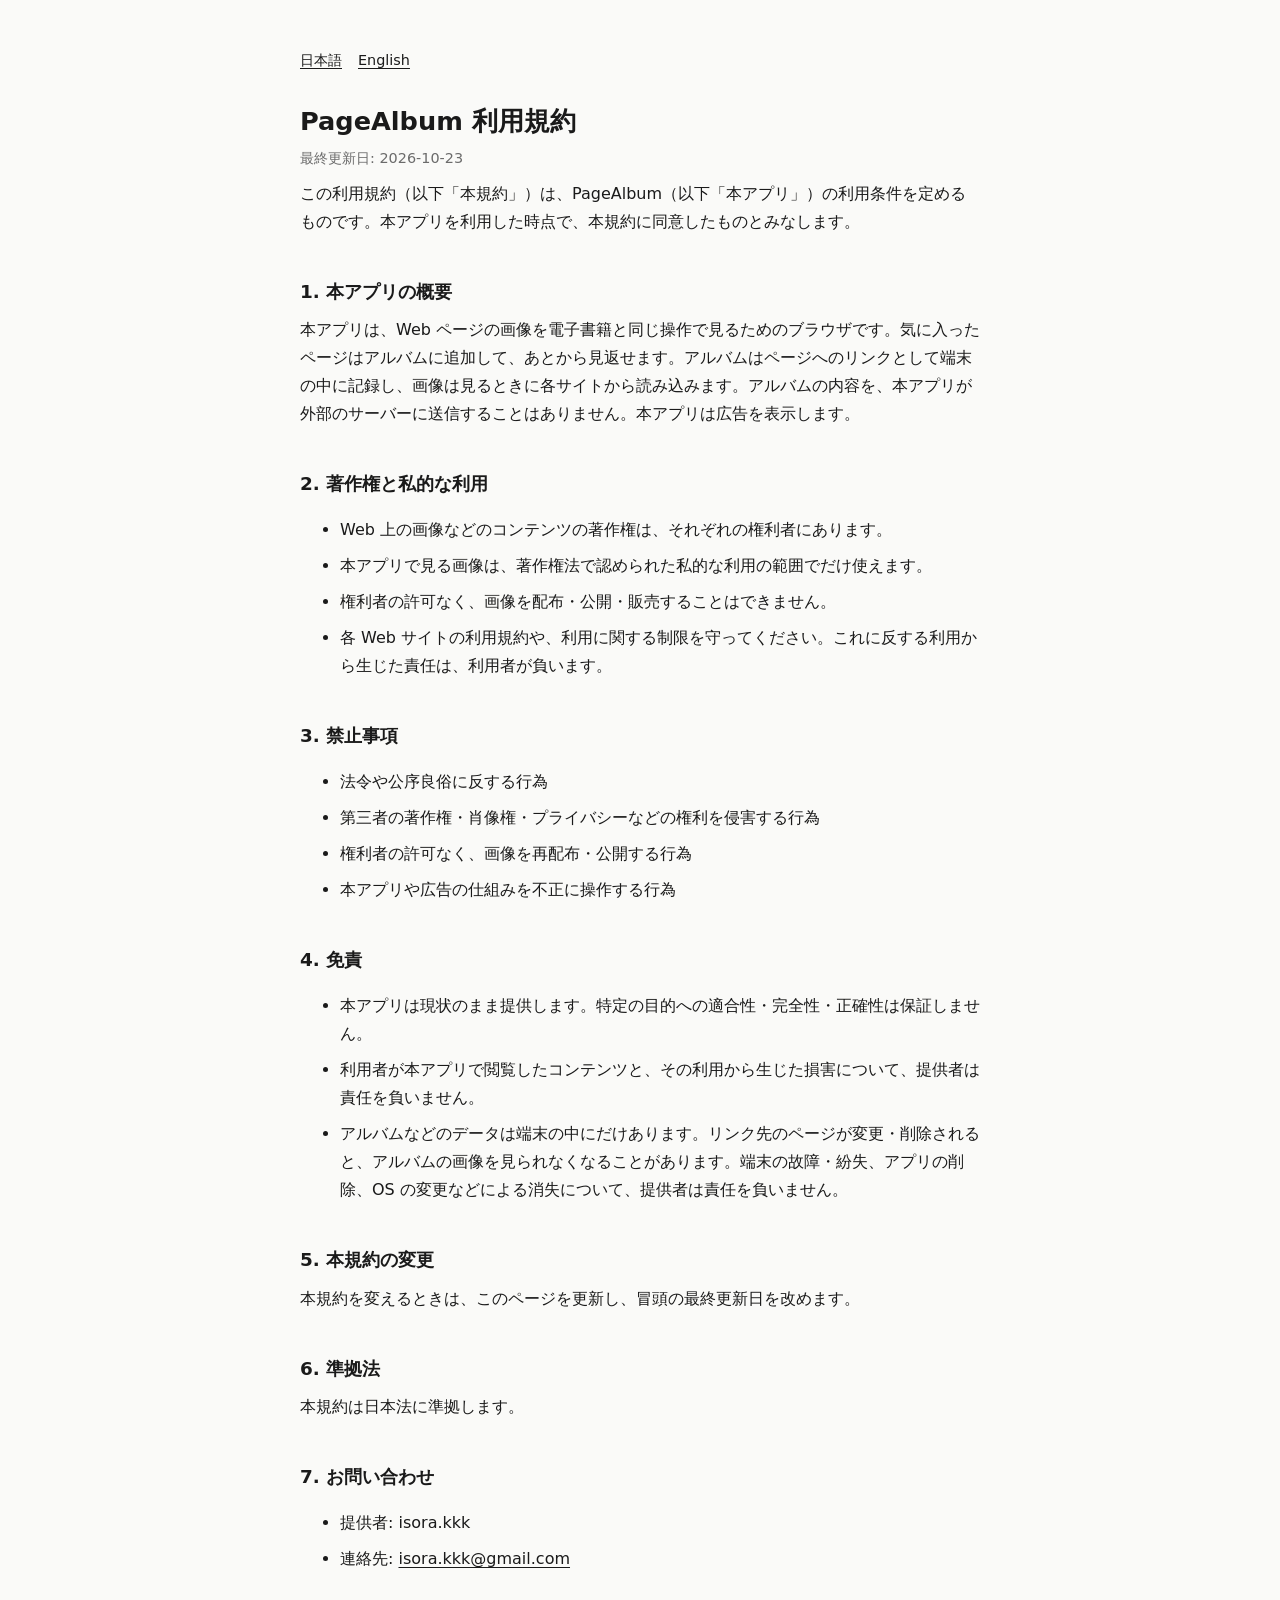
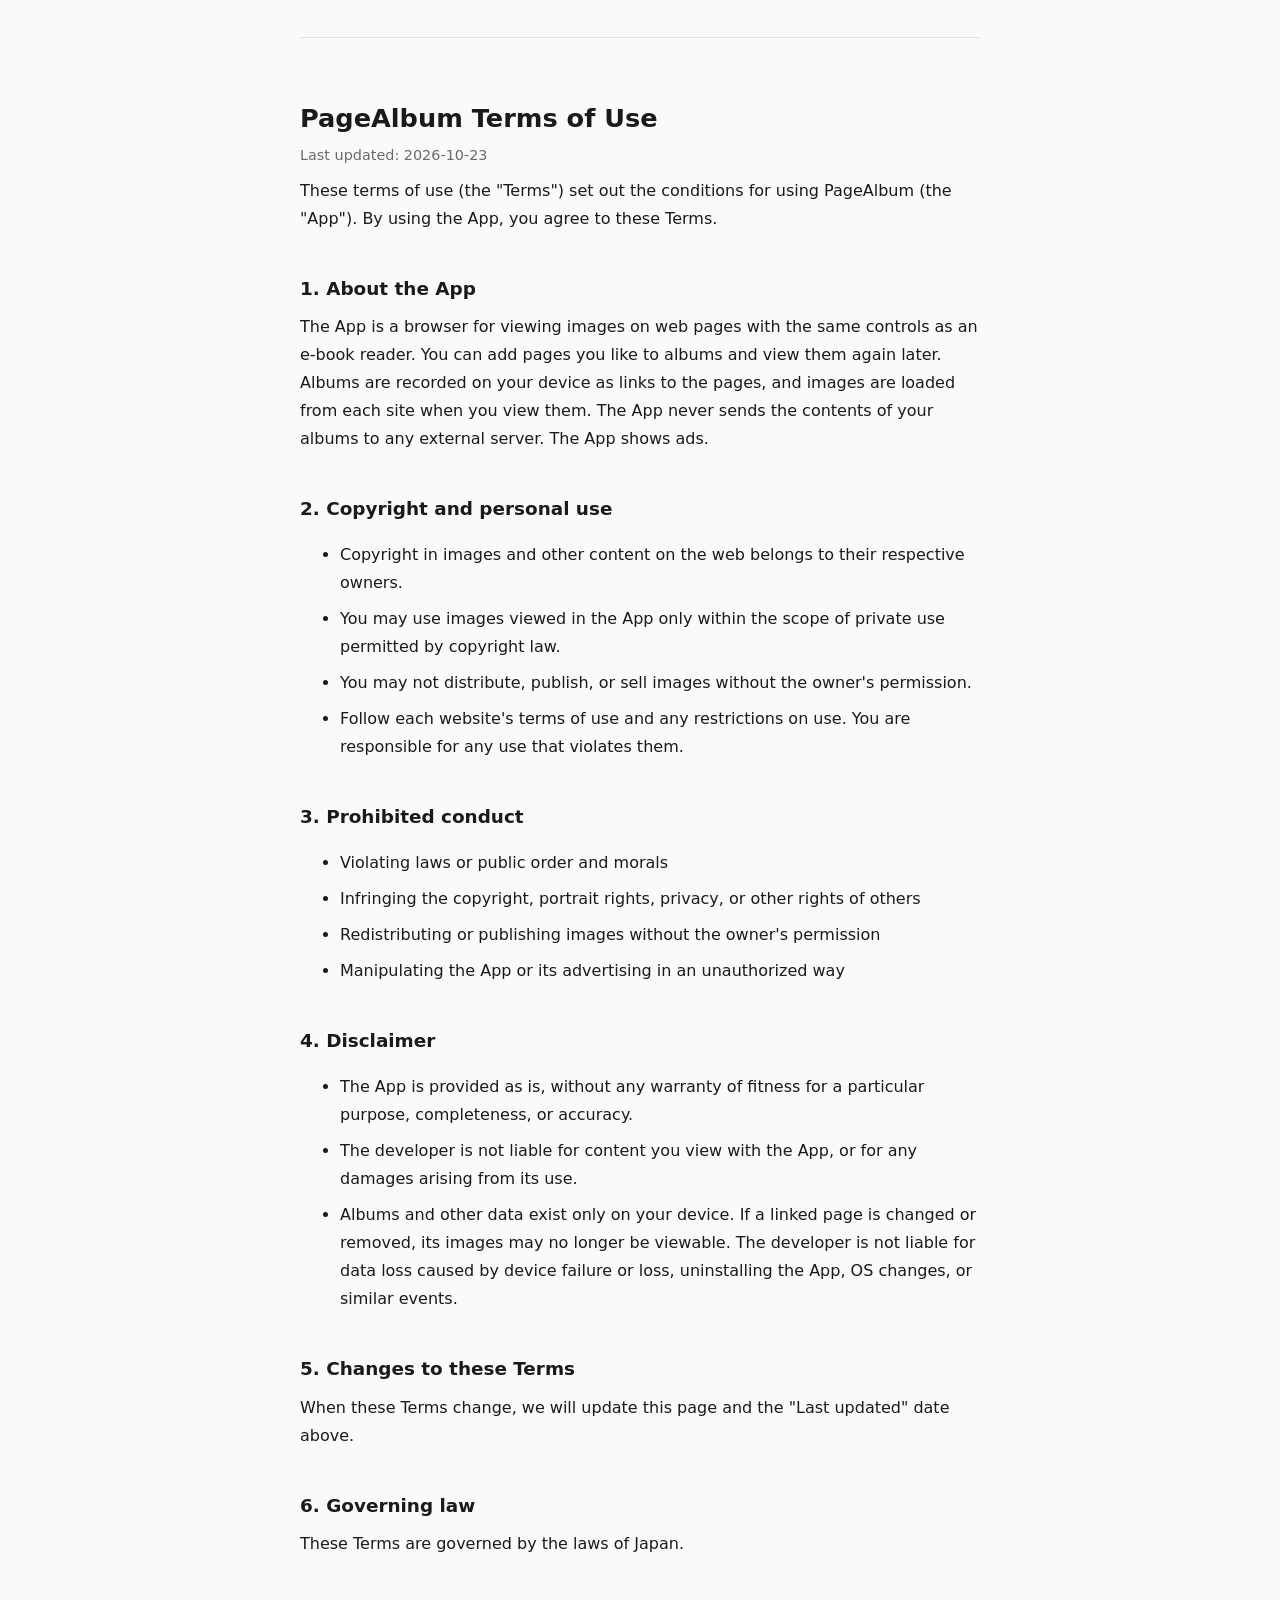
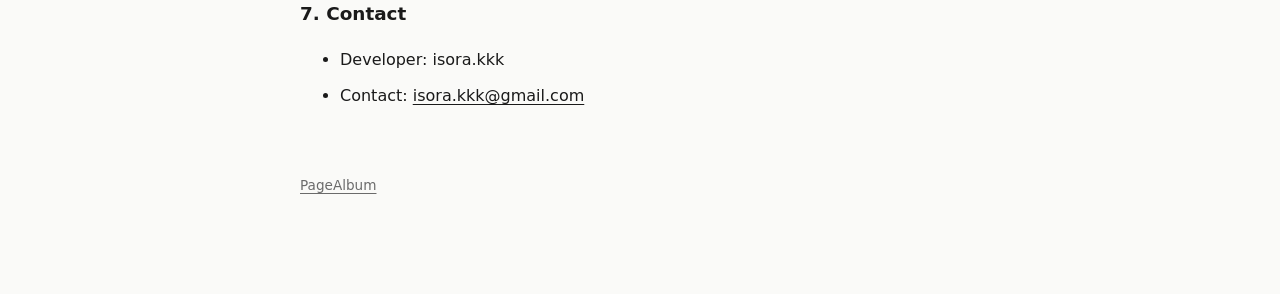
<file: pagealbum/terms.html>
<!doctype html>
<html lang="ja">
<head>
  <meta charset="utf-8">
  <meta name="viewport" content="width=device-width, initial-scale=1">
  <title>利用規約 / Terms of Use — PageAlbum</title>
  <link rel="stylesheet" href="../style.css">
</head>
<body>
<!-- 文面の正は pagealbum リポジトリの docs/legal/terms.md。変えるときはそちらを先に直す。 -->
<main>
<nav class="lang"><a href="#ja">日本語</a><a href="#en">English</a></nav>
<script>
// 言語の指定（#ja / #en）が無く、ブラウザの言語が日本語でなければ、英語の部分を開く
if (!location.hash && !/^ja\b/i.test(navigator.language || '')) location.replace('#en');
</script>

<section id="ja" lang="ja">
<h1>PageAlbum 利用規約</h1>
<p class="meta">最終更新日: 2026-10-23</p>
<p>この利用規約（以下「本規約」）は、PageAlbum（以下「本アプリ」）の利用条件を定めるものです。本アプリを利用した時点で、本規約に同意したものとみなします。</p>

<h2>1. 本アプリの概要</h2>
<p>本アプリは、Web ページの画像を電子書籍と同じ操作で見るためのブラウザです。気に入ったページはアルバムに追加して、あとから見返せます。アルバムはページへのリンクとして端末の中に記録し、画像は見るときに各サイトから読み込みます。アルバムの内容を、本アプリが外部のサーバーに送信することはありません。本アプリは広告を表示します。</p>

<h2>2. 著作権と私的な利用</h2>
<ul>
  <li>Web 上の画像などのコンテンツの著作権は、それぞれの権利者にあります。</li>
  <li>本アプリで見る画像は、著作権法で認められた私的な利用の範囲でだけ使えます。</li>
  <li>権利者の許可なく、画像を配布・公開・販売することはできません。</li>
  <li>各 Web サイトの利用規約や、利用に関する制限を守ってください。これに反する利用から生じた責任は、利用者が負います。</li>
</ul>

<h2>3. 禁止事項</h2>
<ul>
  <li>法令や公序良俗に反する行為</li>
  <li>第三者の著作権・肖像権・プライバシーなどの権利を侵害する行為</li>
  <li>権利者の許可なく、画像を再配布・公開する行為</li>
  <li>本アプリや広告の仕組みを不正に操作する行為</li>
</ul>

<h2>4. 免責</h2>
<ul>
  <li>本アプリは現状のまま提供します。特定の目的への適合性・完全性・正確性は保証しません。</li>
  <li>利用者が本アプリで閲覧したコンテンツと、その利用から生じた損害について、提供者は責任を負いません。</li>
  <li>アルバムなどのデータは端末の中にだけあります。リンク先のページが変更・削除されると、アルバムの画像を見られなくなることがあります。端末の故障・紛失、アプリの削除、OS の変更などによる消失について、提供者は責任を負いません。</li>
</ul>

<h2>5. 本規約の変更</h2>
<p>本規約を変えるときは、このページを更新し、冒頭の最終更新日を改めます。</p>

<h2>6. 準拠法</h2>
<p>本規約は日本法に準拠します。</p>

<h2>7. お問い合わせ</h2>
<ul>
  <li>提供者: isora.kkk</li>
  <li>連絡先: <a href="mailto:isora.kkk@gmail.com">isora.kkk@gmail.com</a></li>
</ul>
</section>

<hr>

<section id="en" lang="en">
<h1>PageAlbum Terms of Use</h1>
<p class="meta">Last updated: 2026-10-23</p>
<p>These terms of use (the "Terms") set out the conditions for using PageAlbum (the "App"). By using the App, you agree to these Terms.</p>

<h2>1. About the App</h2>
<p>The App is a browser for viewing images on web pages with the same controls as an e-book reader. You can add pages you like to albums and view them again later. Albums are recorded on your device as links to the pages, and images are loaded from each site when you view them. The App never sends the contents of your albums to any external server. The App shows ads.</p>

<h2>2. Copyright and personal use</h2>
<ul>
  <li>Copyright in images and other content on the web belongs to their respective owners.</li>
  <li>You may use images viewed in the App only within the scope of private use permitted by copyright law.</li>
  <li>You may not distribute, publish, or sell images without the owner's permission.</li>
  <li>Follow each website's terms of use and any restrictions on use. You are responsible for any use that violates them.</li>
</ul>

<h2>3. Prohibited conduct</h2>
<ul>
  <li>Violating laws or public order and morals</li>
  <li>Infringing the copyright, portrait rights, privacy, or other rights of others</li>
  <li>Redistributing or publishing images without the owner's permission</li>
  <li>Manipulating the App or its advertising in an unauthorized way</li>
</ul>

<h2>4. Disclaimer</h2>
<ul>
  <li>The App is provided as is, without any warranty of fitness for a particular purpose, completeness, or accuracy.</li>
  <li>The developer is not liable for content you view with the App, or for any damages arising from its use.</li>
  <li>Albums and other data exist only on your device. If a linked page is changed or removed, its images may no longer be viewable. The developer is not liable for data loss caused by device failure or loss, uninstalling the App, OS changes, or similar events.</li>
</ul>

<h2>5. Changes to these Terms</h2>
<p>When these Terms change, we will update this page and the "Last updated" date above.</p>

<h2>6. Governing law</h2>
<p>These Terms are governed by the laws of Japan.</p>

<h2>7. Contact</h2>
<ul>
  <li>Developer: isora.kkk</li>
  <li>Contact: <a href="mailto:isora.kkk@gmail.com">isora.kkk@gmail.com</a></li>
</ul>
</section>

<footer><a href="./">PageAlbum</a></footer>
</main>
</body>
</html>
</file>
<file: style.css>
/* 共通のスタイル。アプリと同じく無彩色。ダークモードは端末の設定に合わせる。 */
:root {
  color-scheme: light dark;
  --bg: #fafaf8;
  --fg: #1a1a1a;
  --muted: #6b6b6b;
  --line: #e2e2de;
}
@media (prefers-color-scheme: dark) {
  :root {
    --bg: #101010;
    --fg: #ececec;
    --muted: #9a9a9a;
    --line: #2a2a2a;
  }
}
* { box-sizing: border-box; }
body {
  margin: 0;
  background: var(--bg);
  color: var(--fg);
  font: 16px/1.75 system-ui, -apple-system, "Hiragino Sans", "Noto Sans JP", sans-serif;
}
main { max-width: 720px; margin: 0 auto; padding: 48px 20px 96px; }
h1 { font-size: 1.6rem; line-height: 1.3; margin: 0 0 8px; }
h2 { font-size: 1.15rem; margin: 40px 0 8px; }
p, li { margin: 8px 0; }
a { color: inherit; text-underline-offset: 3px; }
.meta { color: var(--muted); font-size: 0.9rem; }
nav.lang { margin-bottom: 32px; font-size: 0.9rem; }
nav.lang a { margin-right: 16px; }
hr { border: 0; border-top: 1px solid var(--line); margin: 64px 0; }
table { width: 100%; border-collapse: collapse; margin: 12px 0; }
th, td { text-align: left; padding: 8px; border-bottom: 1px solid var(--line); vertical-align: top; }
footer { color: var(--muted); font-size: 0.85rem; margin-top: 64px; }
</file>
